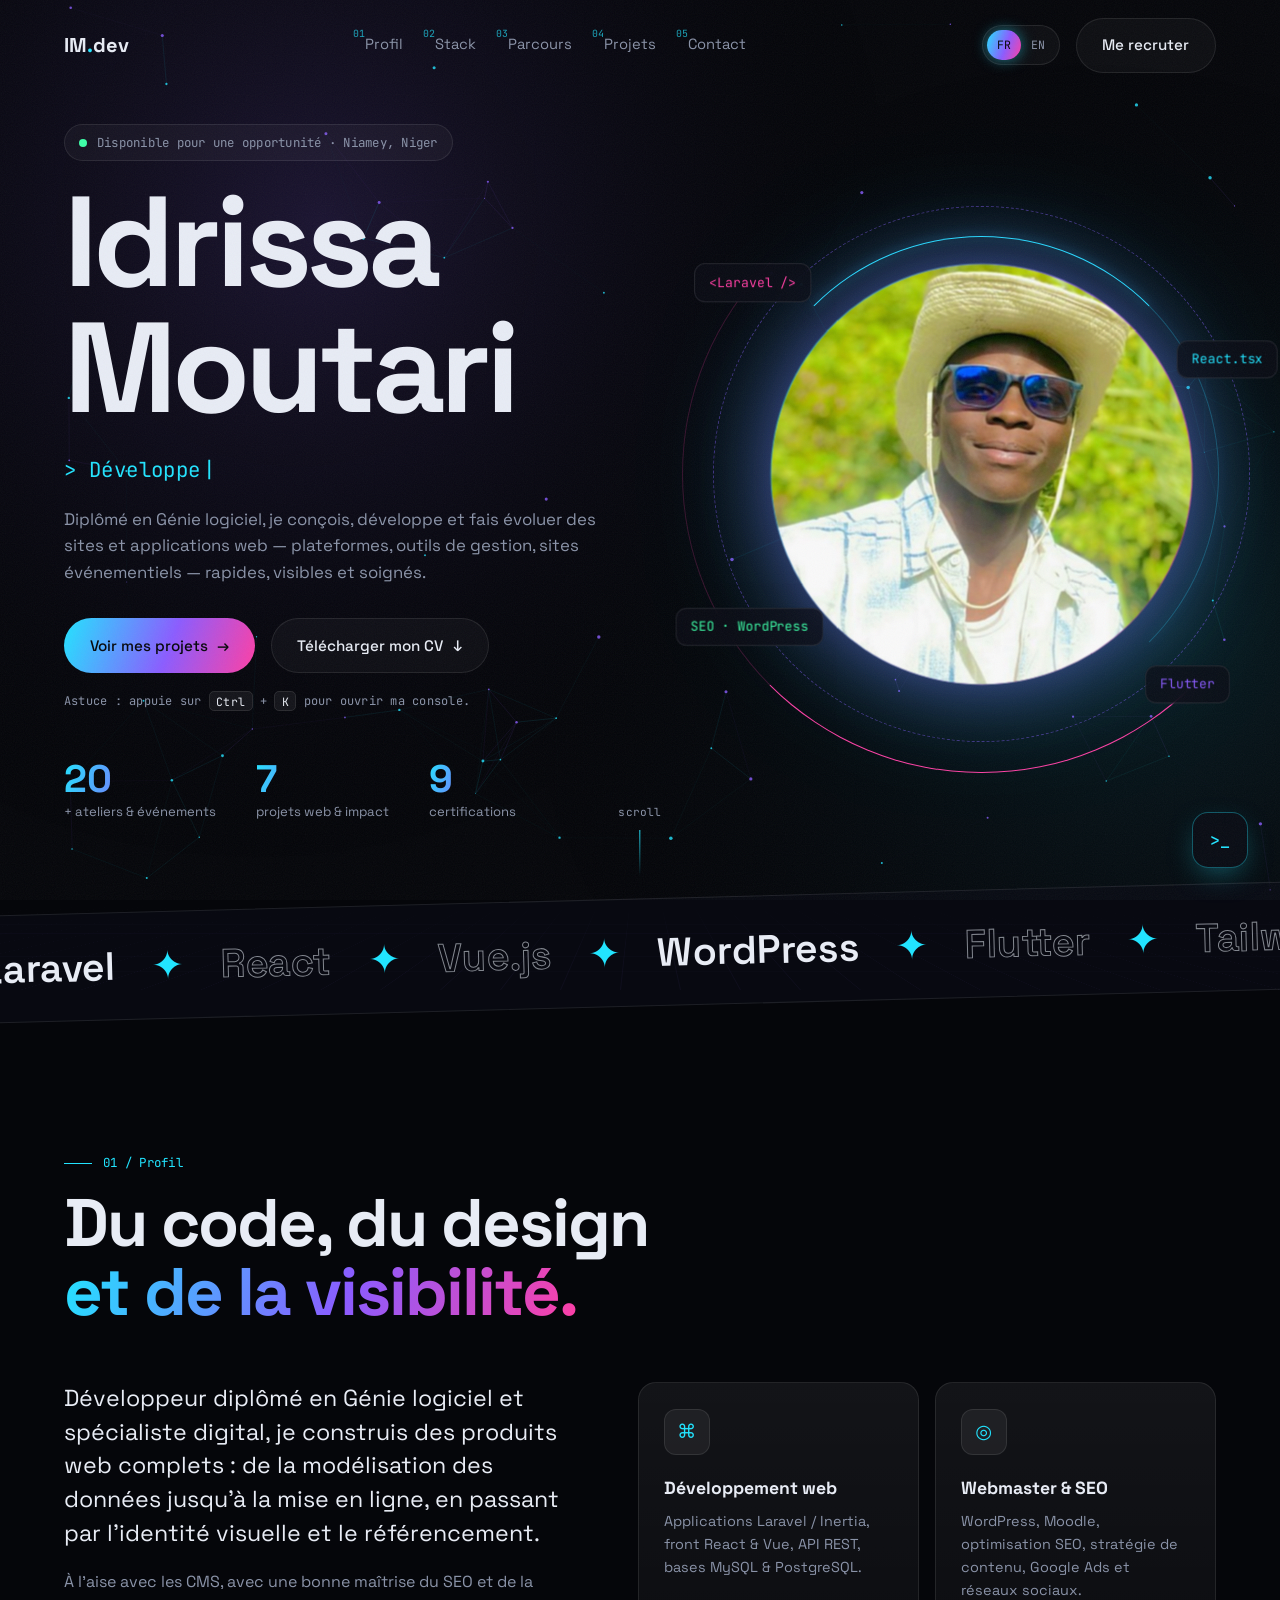
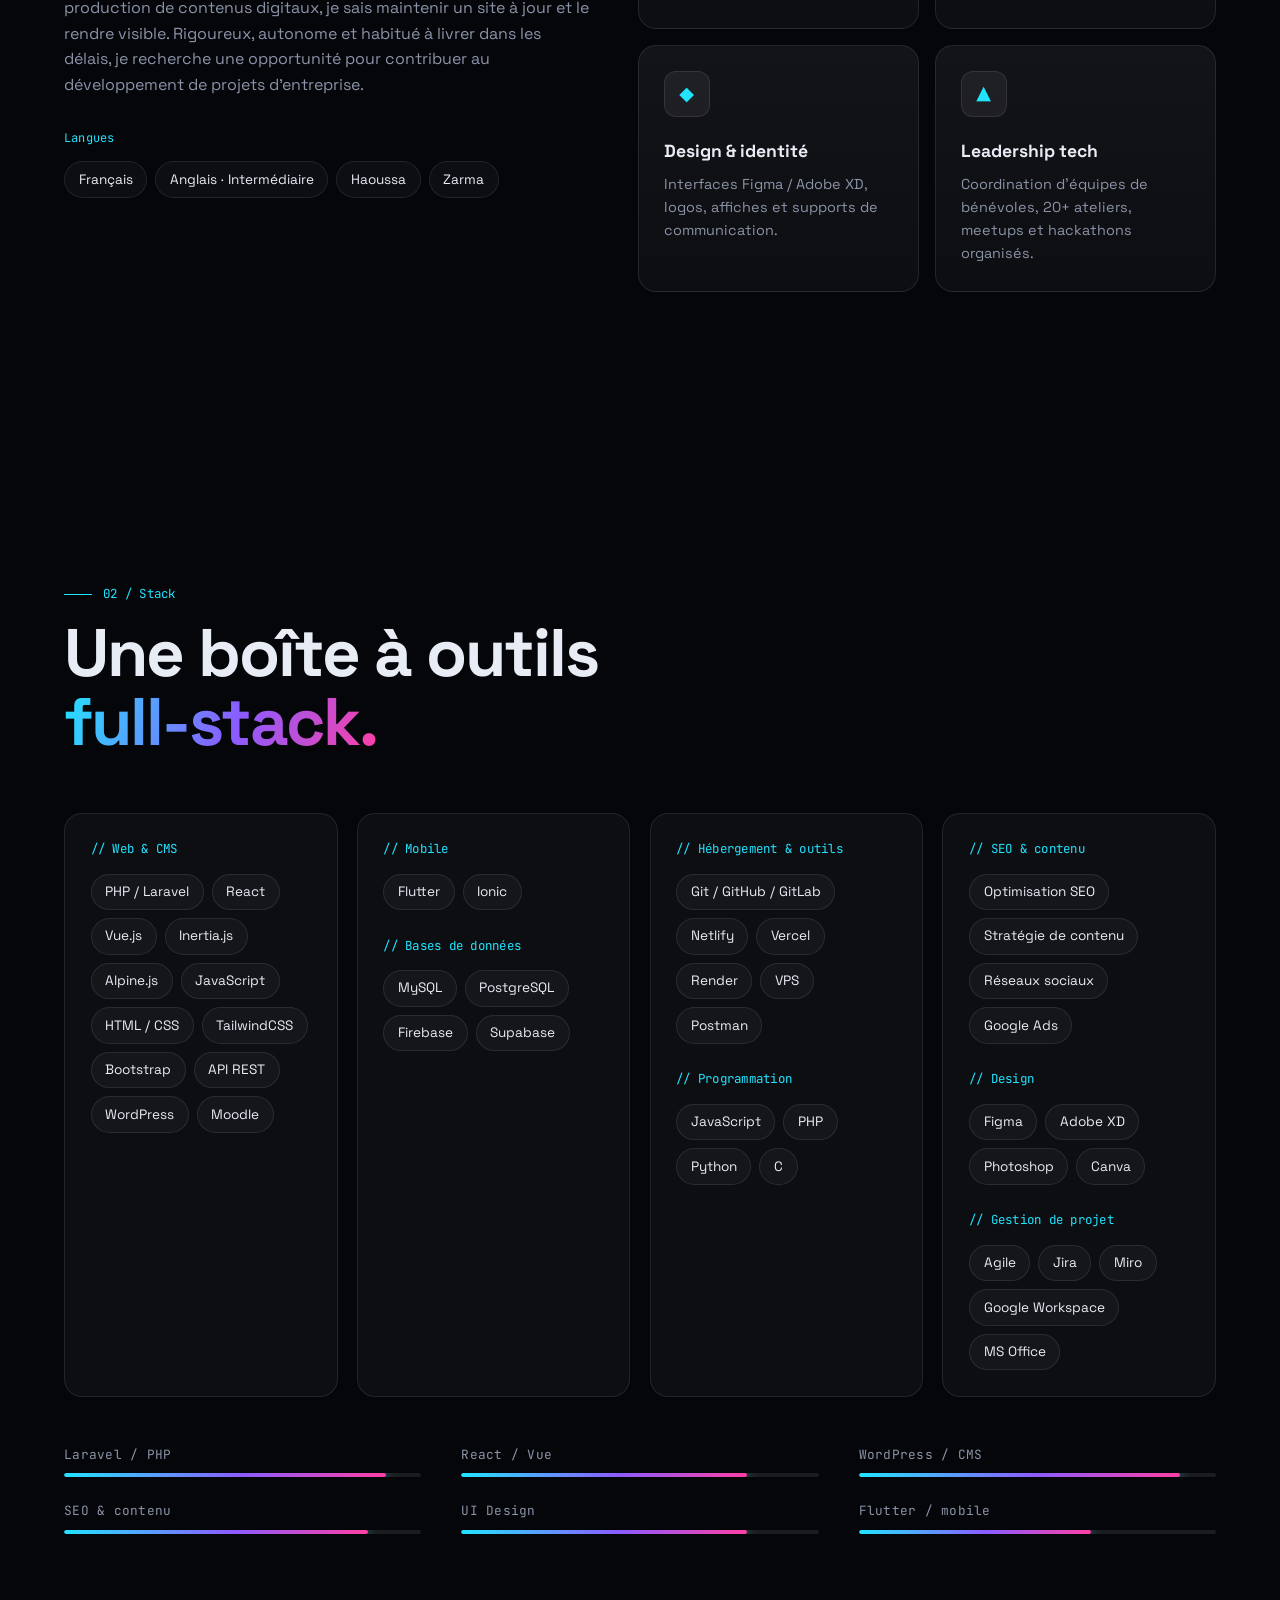
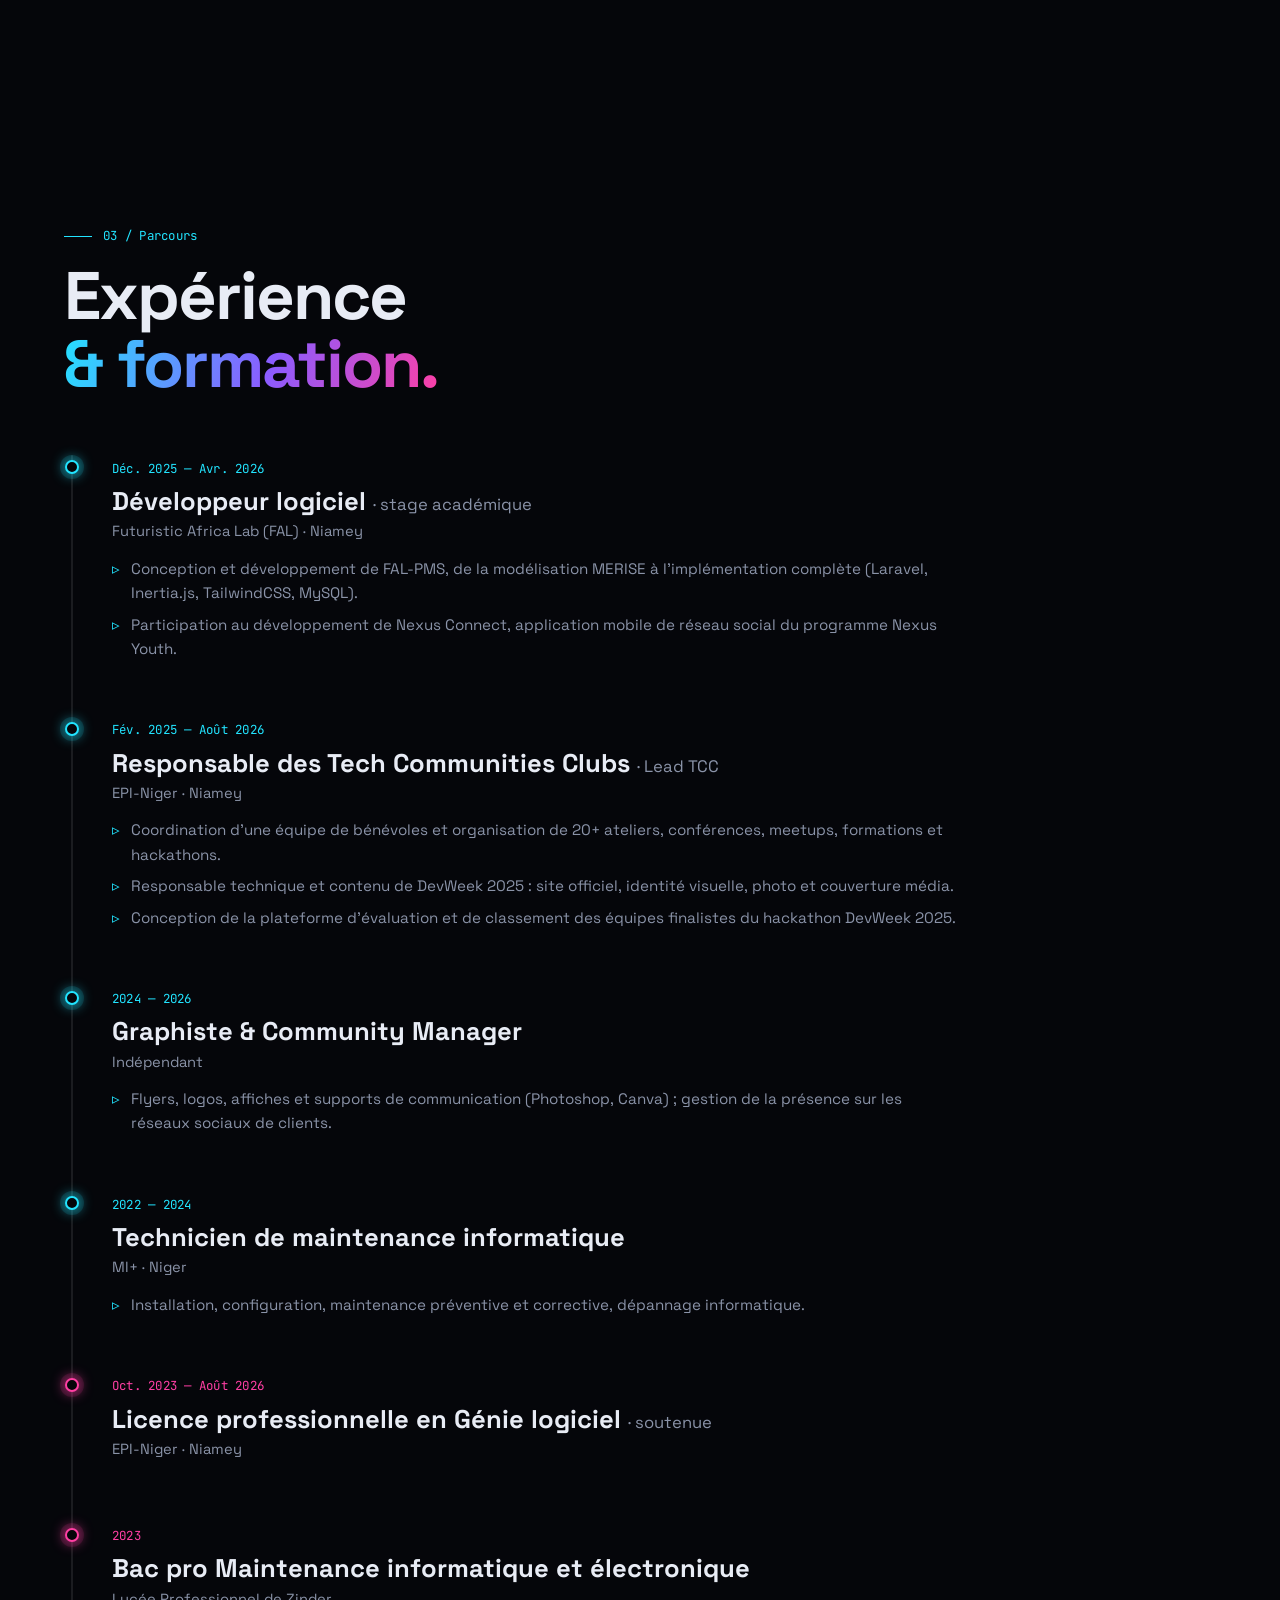
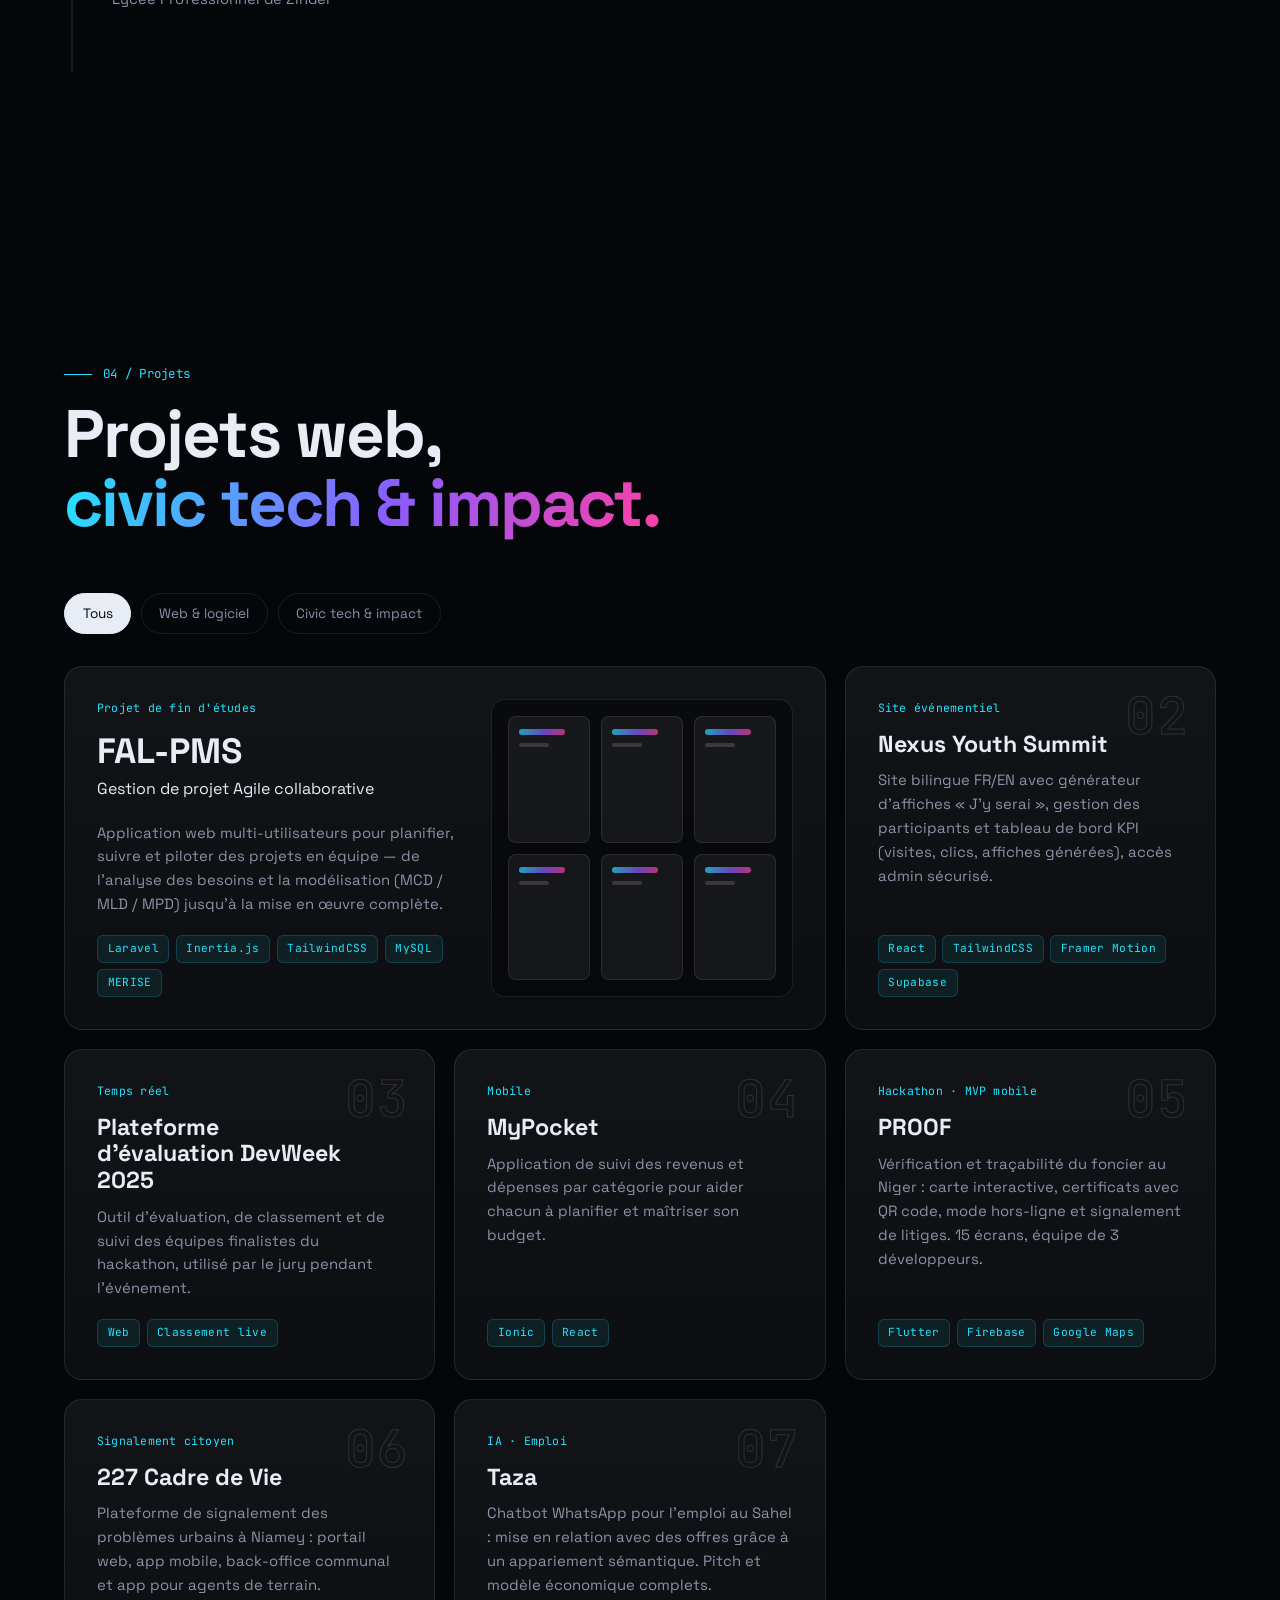
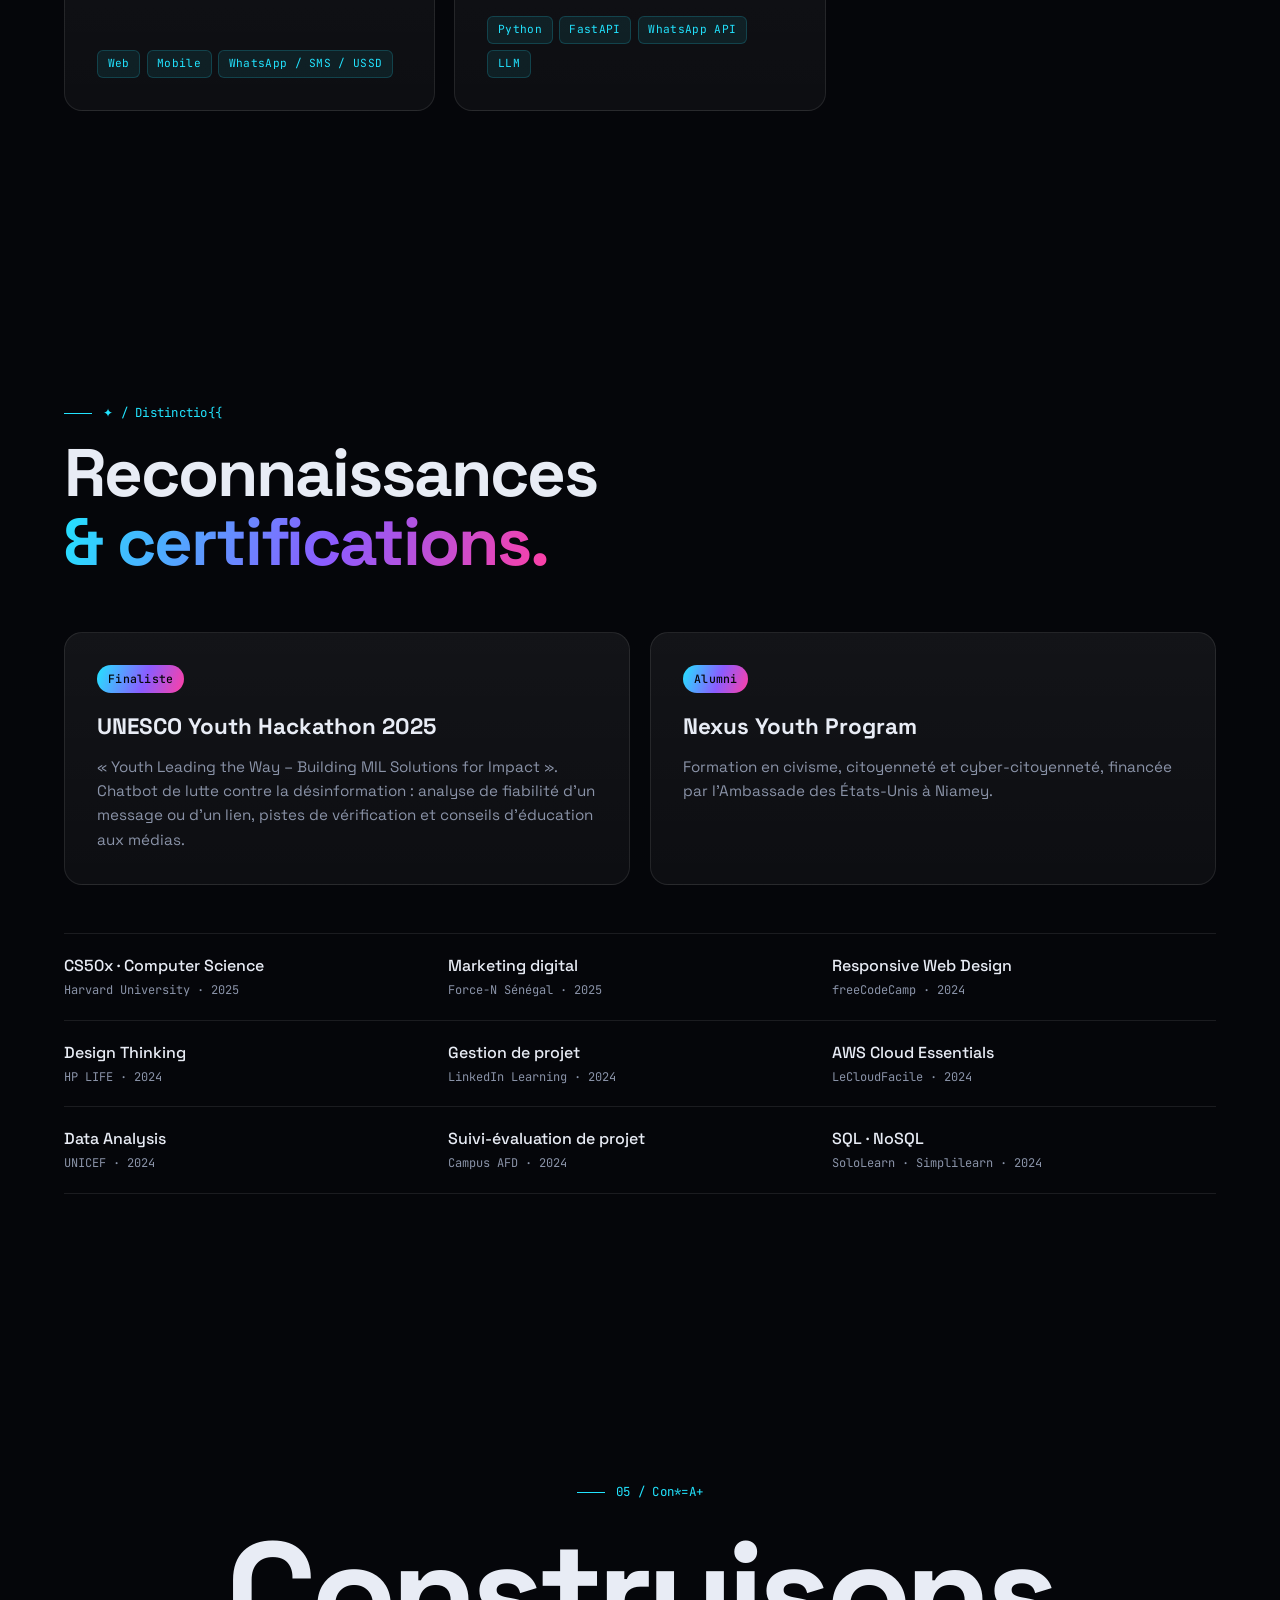
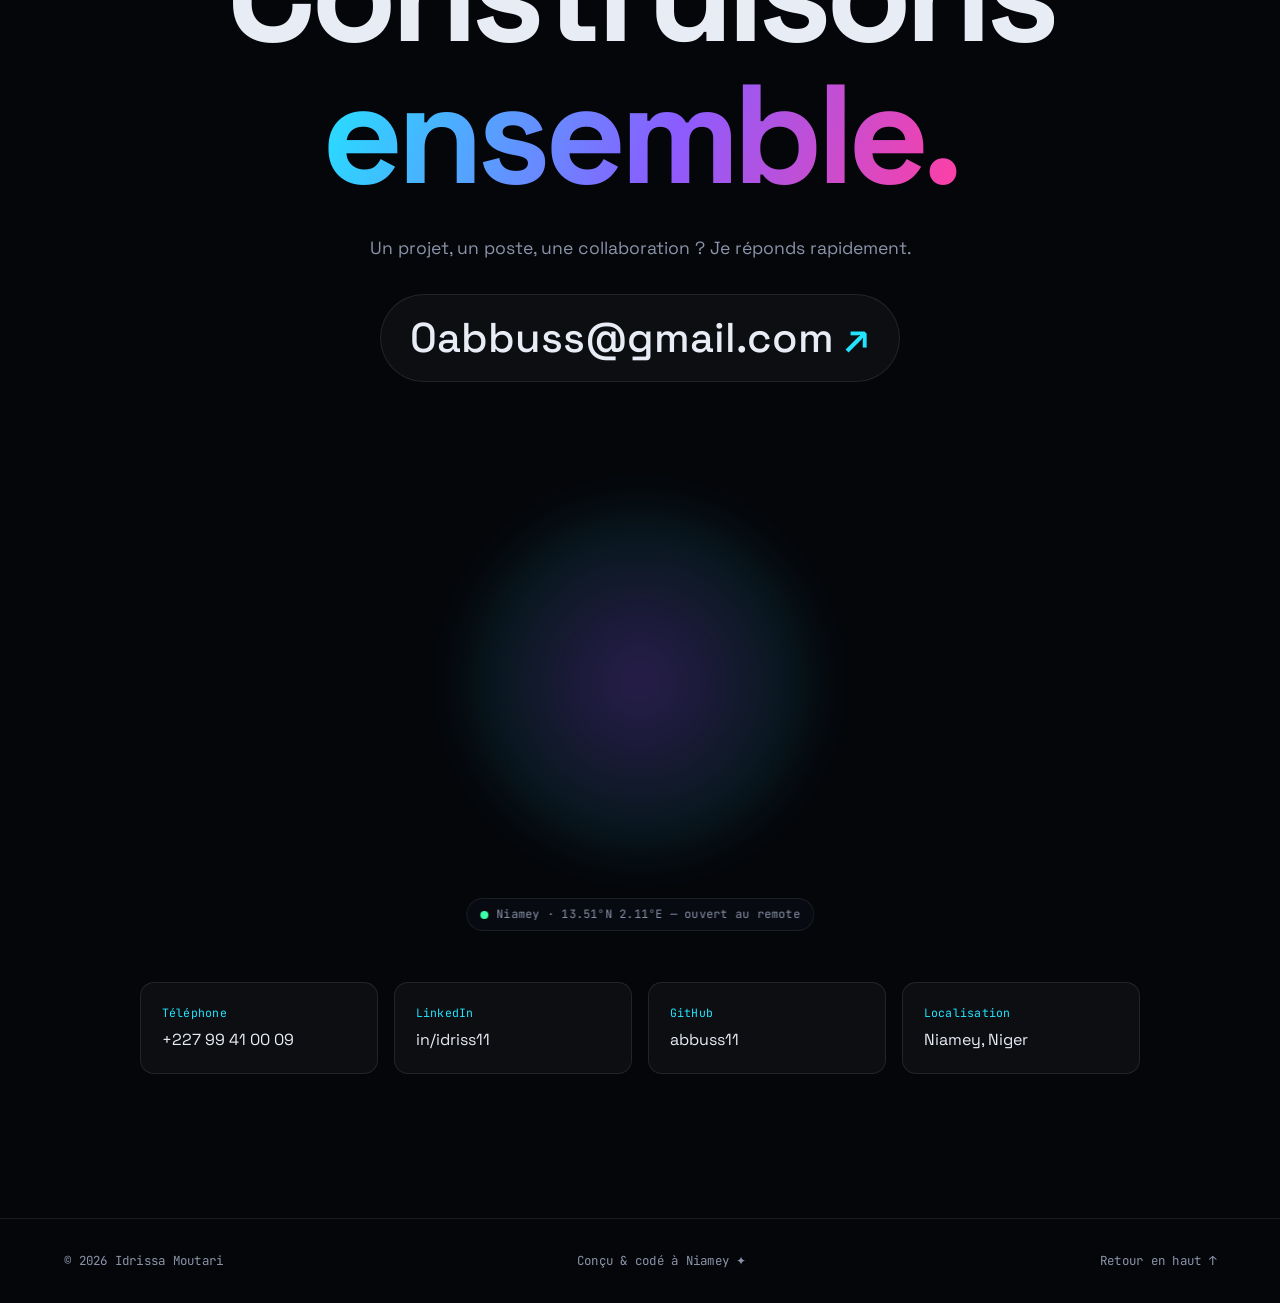
<file: portfolio-v2/index.html>
<!DOCTYPE html>
<html lang="fr">
<head>
  <meta charset="UTF-8">
  <meta name="viewport" content="width=device-width, initial-scale=1.0">
  <title>Idrissa Moutari — Développeur Web & Webmaster</title>
  <meta name="description" content="Portfolio d'Idrissa Moutari, développeur web, webmaster et designer basé à Niamey, Niger. Laravel, React, Flutter, SEO.">
  <meta name="theme-color" content="#05060a">
  <link rel="icon" href="img/profile.jpg">
  <link rel="preconnect" href="https://fonts.googleapis.com">
  <link rel="preconnect" href="https://fonts.gstatic.com" crossorigin>
  <link href="https://fonts.googleapis.com/css2?family=Space+Grotesk:wght@400;500;600;700&family=JetBrains+Mono:wght@400;500&display=swap" rel="stylesheet">
  <link rel="stylesheet" href="css/style.css">
</head>
<body class="is-loading">

  <!-- ===== Préchargeur ===== -->
  <div class="loader" id="loader" aria-hidden="true">
    <div class="loader__inner">
      <div class="loader__logo">IM<span>_</span></div>
      <div class="loader__log" id="loaderLog"></div>
      <div class="loader__bar"><span id="loaderBar"></span></div>
      <div class="loader__pct" id="loaderPct">000%</div>
    </div>
  </div>

  <!-- ===== Curseur ===== -->
  <div class="cursor" id="cursor"></div>
  <div class="cursor-dot" id="cursorDot"></div>

  <!-- ===== Fond animé ===== -->
  <canvas id="bg" aria-hidden="true"></canvas>
  <div class="grid-floor" aria-hidden="true"></div>
  <div class="noise" aria-hidden="true"></div>
  <div class="scroll-progress" id="scrollProgress"></div>

  <!-- ===== Navigation ===== -->
  <header class="nav" id="nav">
    <a href="#hero" class="nav__logo" data-magnetic>IM<span>.</span>dev</a>
    <nav class="nav__links" id="navLinks">
      <a href="#about" data-index="01" data-en="Profile">Profil</a>
      <a href="#skills" data-index="02">Stack</a>
      <a href="#experience" data-index="03" data-en="Journey">Parcours</a>
      <a href="#projects" data-index="04" data-en="Projects">Projets</a>
      <a href="#contact" data-index="05">Contact</a>
    </nav>
    <button class="lang mono" id="langToggle" aria-label="Switch to English" title="FR / EN"><span class="is-on" data-l="fr">FR</span><i></i><span data-l="en">EN</span></button>
    <a href="#contact" class="btn btn--ghost nav__cta" data-magnetic data-en="Hire me">Me recruter</a>
    <button class="nav__burger" id="burger" aria-label="Ouvrir le menu"><span></span><span></span></button>
  </header>

  <main>
    <!-- ===== HERO ===== -->
    <section class="hero" id="hero">
      <div class="hero__content">
        <p class="hero__tag mono reveal" data-en="&lt;span class=&quot;pulse&quot;&gt;&lt;/span&gt; Open to opportunities · Niamey, Niger"><span class="pulse"></span> Disponible pour une opportunité · Niamey, Niger</p>
        <h1 class="hero__title">
          <span class="line"><span class="split" data-split>Idrissa</span></span>
          <span class="line"><span class="split glitch" data-split data-text="Moutari">Moutari</span></span>
        </h1>
        <p class="hero__role mono reveal">
          &gt; <span id="typed"></span><span class="caret">|</span>
        </p>
        <p class="hero__desc reveal" data-en="Software Engineering graduate. I design, build and grow websites and web apps — platforms, management tools, event sites — that are fast, visible and polished.">
          Diplômé en Génie logiciel, je conçois, développe et fais évoluer des sites et applications web —
          plateformes, outils de gestion, sites événementiels — rapides, visibles et soignés.
        </p>
        <div class="hero__actions reveal">
          <a href="#projects" class="btn btn--primary" data-magnetic data-en="&lt;span&gt;See my work&lt;/span&gt;&lt;i&gt;→&lt;/i&gt;"><span>Voir mes projets</span><i>→</i></a>
          <a href="cv/CV_Idrissa_Moutari.pdf" class="btn btn--ghost" download data-magnetic data-en="&lt;span&gt;Download my CV&lt;/span&gt;&lt;i&gt;↓&lt;/i&gt;"><span>Télécharger mon CV</span><i>↓</i></a>
        </div>
        <p class="hero__hint mono reveal" data-en="Tip: press &lt;kbd&gt;Ctrl&lt;/kbd&gt; + &lt;kbd&gt;K&lt;/kbd&gt; to open my console.">Astuce : appuie sur <kbd>Ctrl</kbd> + <kbd>K</kbd> pour ouvrir ma console.</p>
        <ul class="hero__stats reveal">
          <li><strong data-count="20">0</strong><span data-en="+ workshops &amp; events">+ ateliers & événements</span></li>
          <li><strong data-count="7">0</strong><span data-en="web &amp; impact projects">projets web &amp; impact</span></li>
          <li><strong data-count="9">0</strong><span>certifications</span></li>
        </ul>
      </div>

      <div class="hero__visual reveal">
        <div class="orb" id="orb" data-tilt>
          <div class="orb__ring orb__ring--1"></div>
          <div class="orb__ring orb__ring--2"></div>
          <div class="orb__ring orb__ring--3"></div>
          <div class="orb__photo"><img src="img/profile.jpg" alt="Portrait d'Idrissa Moutari" width="640" height="640"></div>
          <div class="orb__chip orb__chip--a mono">&lt;Laravel /&gt;</div>
          <div class="orb__chip orb__chip--b mono">React.tsx</div>
          <div class="orb__chip orb__chip--c mono">SEO · WordPress</div>
          <div class="orb__chip orb__chip--d mono">Flutter</div>
        </div>
      </div>

      <a href="#about" class="scroll-hint mono" aria-label="Défiler">
        <span>scroll</span><i></i>
      </a>
    </section>

    <!-- ===== MARQUEE ===== -->
    <div class="marquee" aria-hidden="true">
      <div class="marquee__track">
        <span>Laravel</span><b>✦</b><span>React</span><b>✦</b><span>Vue.js</span><b>✦</b><span>WordPress</span><b>✦</b><span>Flutter</span><b>✦</b><span>TailwindCSS</span><b>✦</b><span>SEO</span><b>✦</b><span>Figma</span><b>✦</b><span>Supabase</span><b>✦</b><span>Inertia.js</span><b>✦</b>
        <span>Laravel</span><b>✦</b><span>React</span><b>✦</b><span>Vue.js</span><b>✦</b><span>WordPress</span><b>✦</b><span>Flutter</span><b>✦</b><span>TailwindCSS</span><b>✦</b><span>SEO</span><b>✦</b><span>Figma</span><b>✦</b><span>Supabase</span><b>✦</b><span>Inertia.js</span><b>✦</b>
      </div>
    </div>

    <!-- ===== PROFIL ===== -->
    <section class="section" id="about">
      <header class="section__head">
        <span class="section__index mono" data-en="01 / Profile">01 / Profil</span>
        <h2 class="section__title reveal" data-en="Code, design&lt;br&gt;&lt;em&gt;and visibility.&lt;/em&gt;">Du code, du design<br><em>et de la visibilité.</em></h2>
      </header>
      <div class="about">
        <div class="about__text reveal">
          <p class="lead" data-en="Software Engineering graduate and digital specialist, I build complete web products: from data modelling to deployment, including visual identity and search optimisation.">
            Développeur diplômé en Génie logiciel et spécialiste digital, je construis des produits web complets :
            de la modélisation des données jusqu'à la mise en ligne, en passant par l'identité visuelle et le référencement.
          </p>
          <p data-en="Comfortable with CMSs, strong in SEO and digital content, I know how to keep a website up to date and make it visible. Rigorous, autonomous and used to shipping on time, I am looking for a role where I can contribute to ambitious company projects.">
            À l'aise avec les CMS, avec une bonne maîtrise du SEO et de la production de contenus digitaux, je sais maintenir
            un site à jour et le rendre visible. Rigoureux, autonome et habitué à livrer dans les délais, je recherche une
            opportunité pour contribuer au développement de projets d'entreprise.
          </p>
          <div class="about__langs">
            <span class="mono" data-en="Languages">Langues</span>
            <ul class="chips" data-en="&lt;li&gt;French&lt;/li&gt;&lt;li&gt;English · Intermediate&lt;/li&gt;&lt;li&gt;Hausa&lt;/li&gt;&lt;li&gt;Zarma&lt;/li&gt;">
              <li>Français</li><li>Anglais · Intermédiaire</li><li>Haoussa</li><li>Zarma</li>
            </ul>
          </div>
        </div>
        <div class="about__cards">
          <article class="card card--glow reveal" data-tilt>
            <div class="card__icon">⌘</div>
            <h3 data-en="Web development">Développement web</h3>
            <p data-en="Laravel / Inertia apps, React &amp; Vue front-ends, REST APIs, MySQL &amp; PostgreSQL databases.">Applications Laravel / Inertia, front React & Vue, API REST, bases MySQL & PostgreSQL.</p>
          </article>
          <article class="card card--glow reveal" data-tilt>
            <div class="card__icon">◎</div>
            <h3>Webmaster & SEO</h3>
            <p data-en="WordPress, Moodle, SEO, content strategy, Google Ads and social media.">WordPress, Moodle, optimisation SEO, stratégie de contenu, Google Ads et réseaux sociaux.</p>
          </article>
          <article class="card card--glow reveal" data-tilt>
            <div class="card__icon">◆</div>
            <h3 data-en="Design &amp; branding">Design & identité</h3>
            <p data-en="Figma / Adobe XD interfaces, logos, posters and marketing materials.">Interfaces Figma / Adobe XD, logos, affiches et supports de communication.</p>
          </article>
          <article class="card card--glow reveal" data-tilt>
            <div class="card__icon">▲</div>
            <h3>Leadership tech</h3>
            <p data-en="Leading volunteer teams; 20+ workshops, meetups and hackathons organised.">Coordination d'équipes de bénévoles, 20+ ateliers, meetups et hackathons organisés.</p>
          </article>
        </div>
      </div>
    </section>

    <!-- ===== STACK ===== -->
    <section class="section" id="skills">
      <header class="section__head">
        <span class="section__index mono">02 / Stack</span>
        <h2 class="section__title reveal" data-en="A full-stack&lt;br&gt;&lt;em&gt;toolbox.&lt;/em&gt;">Une boîte à outils<br><em>full-stack.</em></h2>
      </header>

      <div class="skills">
        <div class="skill-group reveal">
          <h3 class="mono">// Web & CMS</h3>
          <ul class="chips">
            <li>PHP / Laravel</li><li>React</li><li>Vue.js</li><li>Inertia.js</li><li>Alpine.js</li><li>JavaScript</li>
            <li>HTML / CSS</li><li>TailwindCSS</li><li>Bootstrap</li><li>API REST</li><li>WordPress</li><li>Moodle</li>
          </ul>
        </div>
        <div class="skill-group reveal">
          <h3 class="mono">// Mobile</h3>
          <ul class="chips"><li>Flutter</li><li>Ionic</li></ul>
          <h3 class="mono" data-en="// Databases">// Bases de données</h3>
          <ul class="chips"><li>MySQL</li><li>PostgreSQL</li><li>Firebase</li><li>Supabase</li></ul>
        </div>
        <div class="skill-group reveal">
          <h3 class="mono" data-en="// Hosting &amp; tools">// Hébergement & outils</h3>
          <ul class="chips"><li>Git / GitHub / GitLab</li><li>Netlify</li><li>Vercel</li><li>Render</li><li>VPS</li><li>Postman</li></ul>
          <h3 class="mono" data-en="// Programming">// Programmation</h3>
          <ul class="chips"><li>JavaScript</li><li>PHP</li><li>Python</li><li>C</li></ul>
        </div>
        <div class="skill-group reveal">
          <h3 class="mono" data-en="// SEO &amp; content">// SEO & contenu</h3>
          <ul class="chips" data-en="&lt;li&gt;SEO optimisation&lt;/li&gt;&lt;li&gt;Content strategy&lt;/li&gt;&lt;li&gt;Social media&lt;/li&gt;&lt;li&gt;Google Ads&lt;/li&gt;"><li>Optimisation SEO</li><li>Stratégie de contenu</li><li>Réseaux sociaux</li><li>Google Ads</li></ul>
          <h3 class="mono">// Design</h3>
          <ul class="chips"><li>Figma</li><li>Adobe XD</li><li>Photoshop</li><li>Canva</li></ul>
          <h3 class="mono" data-en="// Project management">// Gestion de projet</h3>
          <ul class="chips"><li>Agile</li><li>Jira</li><li>Miro</li><li>Google Workspace</li><li>MS Office</li></ul>
        </div>
      </div>

      <div class="meters reveal">
        <div class="meter"><span class="mono">Laravel / PHP</span><div class="meter__bar"><i style="--v:90%"></i></div></div>
        <div class="meter"><span class="mono">React / Vue</span><div class="meter__bar"><i style="--v:80%"></i></div></div>
        <div class="meter"><span class="mono">WordPress / CMS</span><div class="meter__bar"><i style="--v:90%"></i></div></div>
        <div class="meter"><span class="mono" data-en="SEO &amp; content">SEO & contenu</span><div class="meter__bar"><i style="--v:85%"></i></div></div>
        <div class="meter"><span class="mono">UI Design</span><div class="meter__bar"><i style="--v:80%"></i></div></div>
        <div class="meter"><span class="mono">Flutter / mobile</span><div class="meter__bar"><i style="--v:65%"></i></div></div>
      </div>
    </section>

    <!-- ===== PARCOURS ===== -->
    <section class="section" id="experience">
      <header class="section__head">
        <span class="section__index mono" data-en="03 / Journey">03 / Parcours</span>
        <h2 class="section__title reveal" data-en="Experience&lt;br&gt;&lt;em&gt;&amp; education.&lt;/em&gt;">Expérience<br><em>& formation.</em></h2>
      </header>

      <div class="timeline" id="timeline">
        <div class="timeline__line"><i id="timelineFill"></i></div>

        <article class="tl-item reveal">
          <span class="tl-item__date mono" data-en="Dec 2025 — Apr 2026">Déc. 2025 — Avr. 2026</span>
          <h3 data-en="Software developer &lt;small&gt;· academic internship&lt;/small&gt;">Développeur logiciel <small>· stage académique</small></h3>
          <p class="tl-item__org">Futuristic Africa Lab (FAL) · Niamey</p>
          <ul>
            <li data-en="Designed and built FAL-PMS, from MERISE modelling to full implementation (Laravel, Inertia.js, TailwindCSS, MySQL).">Conception et développement de FAL-PMS, de la modélisation MERISE à l'implémentation complète (Laravel, Inertia.js, TailwindCSS, MySQL).</li>
            <li data-en="Contributed to Nexus Connect, the social network mobile app of the Nexus Youth programme.">Participation au développement de Nexus Connect, application mobile de réseau social du programme Nexus Youth.</li>
          </ul>
        </article>

        <article class="tl-item reveal">
          <span class="tl-item__date mono" data-en="Feb 2025 — Aug 2026">Fév. 2025 — Août 2026</span>
          <h3 data-en="Tech Communities Clubs Lead &lt;small&gt;· Lead TCC&lt;/small&gt;">Responsable des Tech Communities Clubs <small>· Lead TCC</small></h3>
          <p class="tl-item__org">EPI-Niger · Niamey</p>
          <ul>
            <li data-en="Led a volunteer team and organised 20+ workshops, talks, meetups, trainings and hackathons.">Coordination d'une équipe de bénévoles et organisation de 20+ ateliers, conférences, meetups, formations et hackathons.</li>
            <li data-en="Technical and content lead for DevWeek 2025: official website, visual identity, photography and media coverage.">Responsable technique et contenu de DevWeek 2025 : site officiel, identité visuelle, photo et couverture média.</li>
            <li data-en="Built the platform used to score and rank the DevWeek 2025 hackathon finalists.">Conception de la plateforme d'évaluation et de classement des équipes finalistes du hackathon DevWeek 2025.</li>
          </ul>
        </article>

        <article class="tl-item reveal">
          <span class="tl-item__date mono">2024 — 2026</span>
          <h3 data-en="Graphic designer &amp; community manager">Graphiste & Community Manager</h3>
          <p class="tl-item__org" data-en="Freelance">Indépendant</p>
          <ul>
            <li data-en="Flyers, logos, posters and marketing materials (Photoshop, Canva); social media management for clients.">Flyers, logos, affiches et supports de communication (Photoshop, Canva) ; gestion de la présence sur les réseaux sociaux de clients.</li>
          </ul>
        </article>

        <article class="tl-item reveal">
          <span class="tl-item__date mono">2022 — 2024</span>
          <h3 data-en="IT maintenance technician">Technicien de maintenance informatique</h3>
          <p class="tl-item__org">MI+ · Niger</p>
          <ul>
            <li data-en="Installation, configuration, preventive and corrective maintenance, IT troubleshooting.">Installation, configuration, maintenance préventive et corrective, dépannage informatique.</li>
          </ul>
        </article>

        <article class="tl-item tl-item--edu reveal">
          <span class="tl-item__date mono" data-en="Oct 2023 — Aug 2026">Oct. 2023 — Août 2026</span>
          <h3 data-en="Professional Bachelor&#x27;s in Software Engineering &lt;small&gt;· defended&lt;/small&gt;">Licence professionnelle en Génie logiciel <small>· soutenue</small></h3>
          <p class="tl-item__org">EPI-Niger · Niamey</p>
        </article>

        <article class="tl-item tl-item--edu reveal">
          <span class="tl-item__date mono">2023</span>
          <h3 data-en="Vocational baccalaureate in IT &amp; electronics maintenance">Bac pro Maintenance informatique et électronique</h3>
          <p class="tl-item__org" data-en="Zinder Vocational High School">Lycée Professionnel de Zinder</p>
        </article>
      </div>
    </section>

    <!-- ===== PROJETS ===== -->
    <section class="section" id="projects">
      <header class="section__head">
        <span class="section__index mono" data-en="04 / Projects">04 / Projets</span>
        <h2 class="section__title reveal" data-en="Web projects,&lt;br&gt;&lt;em&gt;civic tech &amp; impact.&lt;/em&gt;">Projets web,<br><em>civic tech & impact.</em></h2>
      </header>

      <div class="filters reveal" role="tablist">
        <button class="filter is-active" data-filter="all" data-en="All">Tous</button>
        <button class="filter" data-filter="web" data-en="Web &amp; software">Web & logiciel</button>
        <button class="filter" data-filter="impact">Civic tech & impact</button>
      </div>

      <div class="projects" id="projectList">
        <article class="project project--featured reveal" data-cat="web" data-tilt>
          <div class="project__num mono">01</div>
          <div class="project__body">
            <span class="project__kind mono" data-en="Final-year project">Projet de fin d'études</span>
            <h3>FAL-PMS</h3>
            <p class="project__sub" data-en="Collaborative Agile project management">Gestion de projet Agile collaborative</p>
            <p data-en="Multi-user web app to plan, track and steer team projects — from requirements analysis and data modelling (MCD / MLD / MPD) to full implementation.">Application web multi-utilisateurs pour planifier, suivre et piloter des projets en équipe — de l'analyse des besoins et la modélisation (MCD / MLD / MPD) jusqu'à la mise en œuvre complète.</p>
            <ul class="tags mono"><li>Laravel</li><li>Inertia.js</li><li>TailwindCSS</li><li>MySQL</li><li>MERISE</li></ul>
          </div>
          <div class="project__visual" aria-hidden="true">
            <div class="kanban"><i></i><i></i><i></i><i></i><i></i><i></i></div>
          </div>
        </article>

        <article class="project reveal" data-cat="web" data-tilt>
          <div class="project__num mono">02</div>
          <span class="project__kind mono" data-en="Event website">Site événementiel</span>
          <h3>Nexus Youth Summit</h3>
          <p data-en="Bilingual FR/EN site with an “I&#x27;ll be there” poster generator, attendee management and a KPI dashboard (visits, clicks, posters generated), with secure admin access.">Site bilingue FR/EN avec générateur d'affiches « J'y serai », gestion des participants et tableau de bord KPI (visites, clics, affiches générées), accès admin sécurisé.</p>
          <ul class="tags mono"><li>React</li><li>TailwindCSS</li><li>Framer Motion</li><li>Supabase</li></ul>
        </article>

        <article class="project reveal" data-cat="web" data-tilt>
          <div class="project__num mono">03</div>
          <span class="project__kind mono" data-en="Real time">Temps réel</span>
          <h3 data-en="DevWeek 2025 judging platform">Plateforme d'évaluation DevWeek 2025</h3>
          <p data-en="Scoring, ranking and tracking tool for the hackathon finalists, used by the jury during the event.">Outil d'évaluation, de classement et de suivi des équipes finalistes du hackathon, utilisé par le jury pendant l'événement.</p>
          <ul class="tags mono"><li>Web</li><li>Classement live</li></ul>
        </article>

        <article class="project reveal" data-cat="web" data-tilt>
          <div class="project__num mono">04</div>
          <span class="project__kind mono">Mobile</span>
          <h3>MyPocket</h3>
          <p data-en="Income and expense tracker by category that helps people plan and control their budget.">Application de suivi des revenus et dépenses par catégorie pour aider chacun à planifier et maîtriser son budget.</p>
          <ul class="tags mono"><li>Ionic</li><li>React</li></ul>
        </article>

        <article class="project reveal" data-cat="impact" data-tilt>
          <div class="project__num mono">05</div>
          <span class="project__kind mono">Hackathon · MVP mobile</span>
          <h3>PROOF</h3>
          <p data-en="Land-ownership verification and traceability in Niger: interactive map, QR-code certificates, offline mode and dispute reporting. 15 screens, built by a team of 3 developers.">Vérification et traçabilité du foncier au Niger : carte interactive, certificats avec QR code, mode hors-ligne et signalement de litiges. 15 écrans, équipe de 3 développeurs.</p>
          <ul class="tags mono"><li>Flutter</li><li>Firebase</li><li>Google Maps</li></ul>
        </article>

        <article class="project reveal" data-cat="impact" data-tilt>
          <div class="project__num mono">06</div>
          <span class="project__kind mono" data-en="Civic reporting">Signalement citoyen</span>
          <h3>227 Cadre de Vie</h3>
          <p data-en="Platform for reporting urban issues in Niamey: web portal, mobile app, city back-office and an app for field agents.">Plateforme de signalement des problèmes urbains à Niamey : portail web, app mobile, back-office communal et app pour agents de terrain.</p>
          <ul class="tags mono"><li>Web</li><li>Mobile</li><li>WhatsApp / SMS / USSD</li></ul>
        </article>

        <article class="project reveal" data-cat="impact" data-tilt>
          <div class="project__num mono">07</div>
          <span class="project__kind mono" data-en="AI · Jobs">IA · Emploi</span>
          <h3>Taza</h3>
          <p data-en="WhatsApp chatbot for jobs in the Sahel: matches people with offers using semantic search. Full pitch and business model.">Chatbot WhatsApp pour l'emploi au Sahel : mise en relation avec des offres grâce à un appariement sémantique. Pitch et modèle économique complets.</p>
          <ul class="tags mono"><li>Python</li><li>FastAPI</li><li>WhatsApp API</li><li>LLM</li></ul>
        </article>
      </div>
    </section>

    <!-- ===== DISTINCTIONS & CERTIFS ===== -->
    <section class="section" id="awards">
      <header class="section__head">
        <span class="section__index mono" data-en="✦ / Awards">✦ / Distinctions</span>
        <h2 class="section__title reveal" data-en="Awards&lt;br&gt;&lt;em&gt;&amp; certifications.&lt;/em&gt;">Reconnaissances<br><em>& certifications.</em></h2>
      </header>

      <div class="awards">
        <article class="award card--glow reveal" data-tilt>
          <span class="award__badge mono" data-en="Finalist">Finaliste</span>
          <h3>UNESCO Youth Hackathon 2025</h3>
          <p data-en="“Youth Leading the Way – Building MIL Solutions for Impact”. A chatbot that fights misinformation: it rates how reliable a message or link is, suggests ways to verify it and gives media-literacy tips.">« Youth Leading the Way – Building MIL Solutions for Impact ». Chatbot de lutte contre la désinformation : analyse de fiabilité d'un message ou d'un lien, pistes de vérification et conseils d'éducation aux médias.</p>
        </article>
        <article class="award card--glow reveal" data-tilt>
          <span class="award__badge mono">Alumni</span>
          <h3>Nexus Youth Program</h3>
          <p data-en="Training in civics, citizenship and digital citizenship, funded by the U.S. Embassy in Niamey.">Formation en civisme, citoyenneté et cyber-citoyenneté, financée par l'Ambassade des États-Unis à Niamey.</p>
        </article>
      </div>

      <ul class="certs reveal">
        <li><b>CS50x · Computer Science</b><span>Harvard University · 2025</span></li>
        <li data-en="&lt;b&gt;Digital marketing&lt;/b&gt;&lt;span&gt;Force-N Senegal · 2025&lt;/span&gt;"><b>Marketing digital</b><span>Force-N Sénégal · 2025</span></li>
        <li><b>Responsive Web Design</b><span>freeCodeCamp · 2024</span></li>
        <li><b>Design Thinking</b><span>HP LIFE · 2024</span></li>
        <li data-en="&lt;b&gt;Project management&lt;/b&gt;&lt;span&gt;LinkedIn Learning · 2024&lt;/span&gt;"><b>Gestion de projet</b><span>LinkedIn Learning · 2024</span></li>
        <li><b>AWS Cloud Essentials</b><span>LeCloudFacile · 2024</span></li>
        <li><b>Data Analysis</b><span>UNICEF · 2024</span></li>
        <li data-en="&lt;b&gt;Project monitoring &amp; evaluation&lt;/b&gt;&lt;span&gt;Campus AFD · 2024&lt;/span&gt;"><b>Suivi-évaluation de projet</b><span>Campus AFD · 2024</span></li>
        <li><b>SQL · NoSQL</b><span>SoloLearn · Simplilearn · 2024</span></li>
      </ul>
    </section>

    <!-- ===== CONTACT ===== -->
    <section class="section contact" id="contact">
      <span class="section__index mono">05 / Contact</span>
      <h2 class="contact__title">
        <span class="line"><span class="split" data-split data-en="Let&#x27;s build">Construisons</span></span>
        <span class="line"><span class="split gradient-text" data-split data-en="together.">ensemble.</span></span>
      </h2>
      <p class="contact__desc reveal" data-en="A project, a job, a collaboration? I reply fast.">Un projet, un poste, une collaboration ? Je réponds rapidement.</p>
      <a href="mailto:0abbuss@gmail.com" class="contact__mail reveal" data-magnetic>0abbuss@gmail.com <i>↗</i></a>

      <div class="globe-wrap reveal" aria-hidden="true">
        <canvas id="globe"></canvas>
        <div class="globe-label mono" data-en="&lt;span class=&quot;pulse&quot;&gt;&lt;/span&gt; Niamey · 13.51°N 2.11°E — open to remote"><span class="pulse"></span> Niamey · 13.51°N 2.11°E — ouvert au remote</div>
      </div>

      <div class="contact__grid reveal">
        <a href="tel:+22799410009" class="contact__item" data-en="&lt;span class=&quot;mono&quot;&gt;Phone&lt;/span&gt;+227 99 41 00 09"><span class="mono">Téléphone</span>+227 99 41 00 09</a>
        <a href="https://linkedin.com/in/idriss11" target="_blank" rel="noopener" class="contact__item"><span class="mono">LinkedIn</span>in/idriss11</a>
        <a href="https://github.com/abbuss11" target="_blank" rel="noopener" class="contact__item"><span class="mono">GitHub</span>abbuss11</a>
        <div class="contact__item" data-en="&lt;span class=&quot;mono&quot;&gt;Location&lt;/span&gt;Niamey, Niger"><span class="mono">Localisation</span>Niamey, Niger</div>
      </div>
    </section>
  </main>

  <!-- ===== Console interactive ===== -->
  <button class="term-fab mono" id="termFab" aria-label="Ouvrir la console" data-magnetic>&gt;_</button>
  <div class="term" id="term" role="dialog" aria-modal="true" aria-label="Console interactive" hidden>
    <div class="term__win">
      <div class="term__bar">
        <span class="term__dots"><i></i><i></i><i></i></span>
        <span class="mono">idriss@niamey: ~/portfolio</span>
        <button class="term__close" id="termClose" aria-label="Fermer">✕</button>
      </div>
      <div class="term__body mono" id="termBody"></div>
      <form class="term__input mono" id="termForm" autocomplete="off">
        <label for="termIn"><b>idriss@niamey</b>:<i>~</i>$</label>
        <input id="termIn" spellcheck="false" autocapitalize="off" aria-label="Commande">
      </form>
      <div class="term__chips mono" id="termChips"></div>
    </div>
  </div>
  <canvas id="matrix" aria-hidden="true"></canvas>

  <footer class="footer mono">
    <span>© <span id="year"></span> Idrissa Moutari</span>
    <span data-en="Designed &amp; coded in Niamey ✦">Conçu & codé à Niamey ✦</span>
    <a href="#hero" data-magnetic data-en="Back to top ↑">Retour en haut ↑</a>
  </footer>

  <script src="js/main.js"></script>
</body>
</html>
</file>
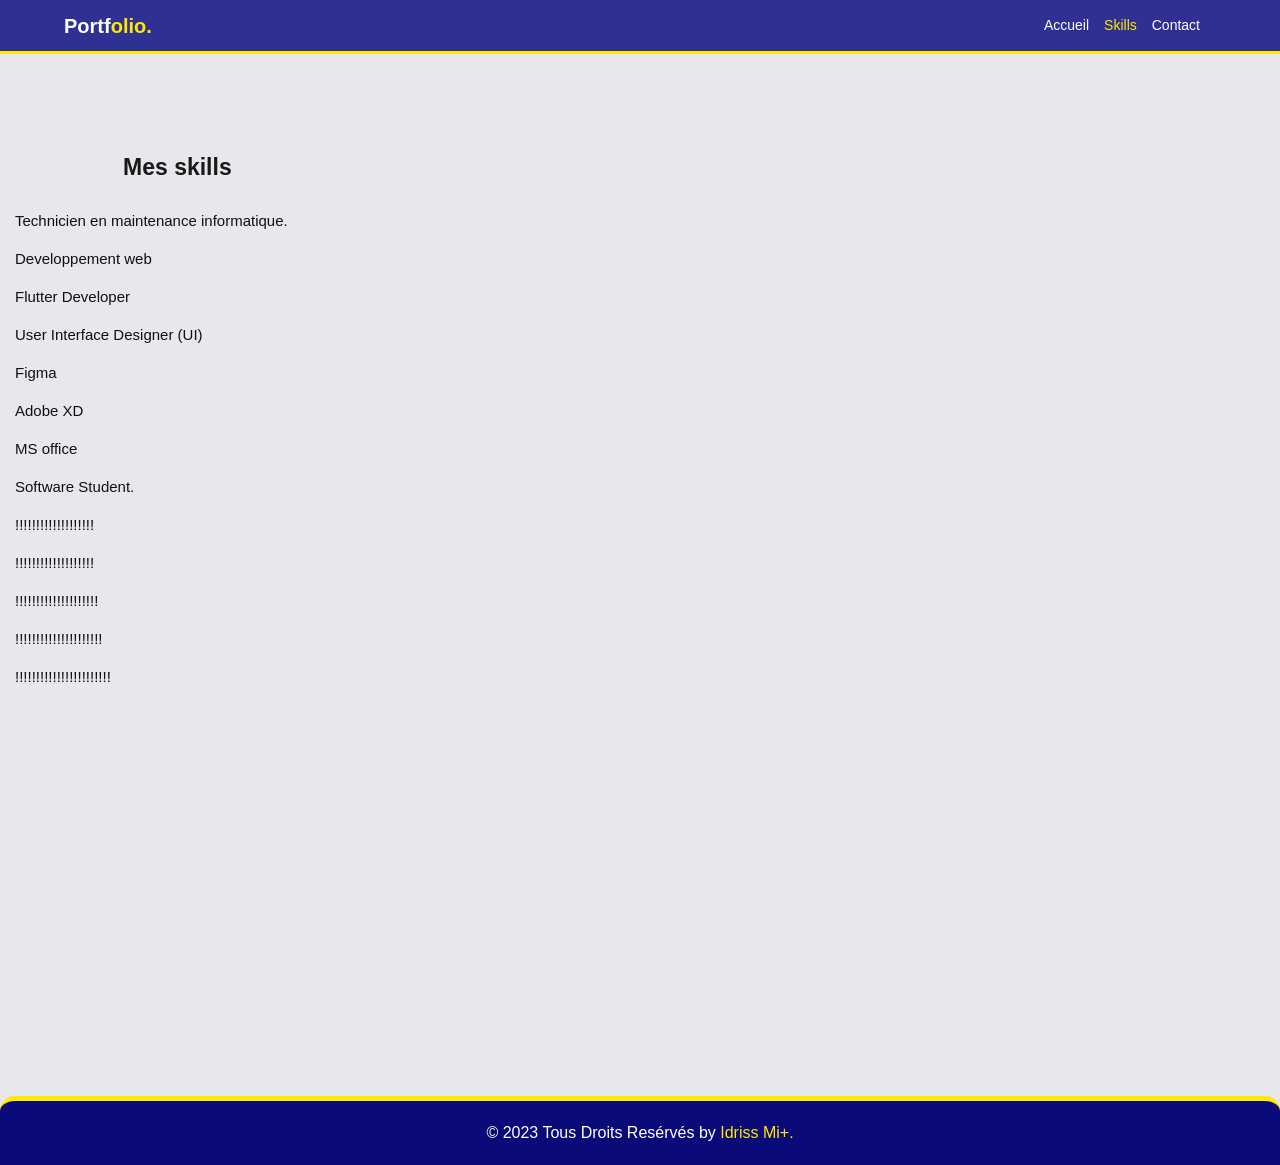
<file: mon porfolio/skills.html>
<!DOCTYPE html>
<html lang="fr">
<head>
    <meta charset="UTF-8">
    <meta http-equiv="X-UA-Compatible" content="IE=edge">
    <meta name="viewport" content="width=device-width, initial-scale=1.0">
    <title>Skills</title>
    <link rel="stylesheet" type="text/css" href="css/bootstrap.css" />

    <link rel="shortcut icon" href="img/icon.png" type="image/x-icon">
    <link rel="stylesheet" href="css/style.css">
    <link href="css/responsive.css" rel="stylesheet" />
</head>
<body>

    <header class="header">
        <a href="#" class="logo">Portf<span>olio.</span></a>

        <nav class="navbar">
            <a href="index.html" style="--i:1;" >Accueil</a> 
            <a href="skills.html" style="--i:3;"  class="active">Skills</a>
            <a href="contact.html" style="--i:4;">Contact</a>
   
        </nav>

    </header>
    <section class="acceuil">
        <div class="acceuil-contenu">
            <h1>Mes skills</h1>

        </div>
      
    </section>

    <section class="skill">
        <div class="competence">
            <h3 style="--i:5;">Technicien en maintenance informatique.</h3>

            <h3 style="--i:6;">Developpement web</h3>
            
            <h3 style="--i:7;">Flutter Developer</h3>

            <h3 style="--i:8;">User Interface Designer (UI)</h3>

            <h3 style="--i:9;"> Figma</h3>

            <h3 style="--i:10;"> Adobe XD</h3>

            <h3 style="--i:11;">MS office</h3>

            <h3 style="--i:12;"> Software Student.</h3>

            <h3 style="--i:13;"> !!!!!!!!!!!!!!!!!!!</h3>
            <h3 style="--i:14;"> !!!!!!!!!!!!!!!!!!!</h3>
            <h3 style="--i:15;"> !!!!!!!!!!!!!!!!!!!!</h3>
            <h3 style="--i:16;"> !!!!!!!!!!!!!!!!!!!!!</h3>
            <h3 style="--i:17;"> !!!!!!!!!!!!!!!!!!!!!!!</h3>
            
        </div>
    </section>


     
       <section class="container-fluid footer_section ">
          <div class="container">
             <p>
               &copy; 2023 Tous Droits Resérvés by
               <a href="https://gmail.com/idriss.mi.plus@gmail.com">Idriss Mi+.</a>
             </p>
             </div>
     </section>
</body>
</html>
</file>
<file: portfolio-v2/css/style.css>
/* =========================================================
   Idrissa Moutari — Portfolio v2 (futuriste / motion design)
   ========================================================= */

:root {
  --bg: #05060a;
  --bg-2: #0b0d16;
  --surface: rgba(255, 255, 255, 0.035);
  --surface-2: rgba(255, 255, 255, 0.06);
  --line: rgba(255, 255, 255, 0.09);
  --text: #e8ecf5;
  --muted: #8a93a8;
  --cyan: #22e4ff;
  --violet: #8b5cff;
  --pink: #ff3fa4;
  --grad: linear-gradient(110deg, var(--cyan), var(--violet) 55%, var(--pink));
  --radius: 18px;
  --ease: cubic-bezier(.2, .8, .2, 1);
  --font: "Space Grotesk", system-ui, sans-serif;
  --mono: "JetBrains Mono", ui-monospace, monospace;
  --gutter: clamp(16px, 5vw, 72px);
}

*, *::before, *::after { box-sizing: border-box; margin: 0; padding: 0; }
html { scroll-behavior: smooth; overflow-x: clip; }
body {
  background: var(--bg);
  color: var(--text);
  font-family: var(--font);
  line-height: 1.6;
  overflow-x: clip;
  -webkit-font-smoothing: antialiased;
}
body.is-loading { overflow: hidden; }
a { color: inherit; text-decoration: none; }
ul { list-style: none; }
img { display: block; max-width: 100%; }
button { font: inherit; color: inherit; background: none; border: 0; cursor: pointer; }
.mono { font-family: var(--mono); letter-spacing: .02em; }
::selection { background: var(--cyan); color: var(--bg); }

/* ---------- Préchargeur ---------- */
.loader {
  position: fixed; inset: 0; z-index: 1000;
  display: grid; place-items: center;
  background: var(--bg);
  transition: clip-path 1s var(--ease), visibility 0s 1s;
  clip-path: inset(0 0 0 0);
}
.loader.is-done { clip-path: inset(0 0 100% 0); visibility: hidden; }
.loader__inner { width: min(420px, 86vw); font-family: var(--mono); }
.loader__logo { font-size: 3rem; font-weight: 700; font-family: var(--font); margin-bottom: 1rem; }
.loader__logo span { color: var(--cyan); animation: blink 1s steps(1) infinite; }
.loader__log { height: 6.5em; font-size: .78rem; color: var(--muted); overflow: hidden; }
.loader__log p::before { content: "› "; color: var(--cyan); }
.loader__log p.ok::after { content: " [OK]"; color: #3dffa8; }
.loader__bar { height: 2px; background: var(--line); margin: 1rem 0 .5rem; overflow: hidden; }
.loader__bar span { display: block; height: 100%; width: 0; background: var(--grad); box-shadow: 0 0 12px var(--cyan); }
.loader__pct { text-align: right; font-size: .8rem; color: var(--cyan); }

/* ---------- Curseur ---------- */
.cursor, .cursor-dot {
  position: fixed; top: 0; left: 0; z-index: 999;
  pointer-events: none; border-radius: 50%;
  transform: translate3d(-100px, -100px, 0);
}
.cursor {
  width: 38px; height: 38px; margin: -19px 0 0 -19px;
  border: 1px solid rgba(34, 228, 255, .6);
  transition: width .3s var(--ease), height .3s var(--ease), margin .3s var(--ease), background .3s, border-color .3s;
  mix-blend-mode: difference;
}
.cursor.is-hover { width: 70px; height: 70px; margin: -35px 0 0 -35px; background: rgba(34, 228, 255, .15); border-color: var(--cyan); }
.cursor-dot { width: 6px; height: 6px; margin: -3px 0 0 -3px; background: var(--cyan); box-shadow: 0 0 10px var(--cyan); }
@media (hover: none), (pointer: coarse) { .cursor, .cursor-dot { display: none; } }

/* ---------- Fond ---------- */
#bg { position: fixed; inset: 0; z-index: -3; width: 100%; height: 100%; }
.grid-floor {
  position: fixed; left: -50%; right: -50%; bottom: -10vh; height: 60vh; z-index: -2;
  background-image:
    linear-gradient(rgba(139, 92, 255, .22) 1px, transparent 1px),
    linear-gradient(90deg, rgba(139, 92, 255, .22) 1px, transparent 1px);
  background-size: 60px 60px;
  transform: perspective(500px) rotateX(70deg);
  transform-origin: bottom;
  mask-image: linear-gradient(to top, #000 10%, transparent 85%);
  -webkit-mask-image: linear-gradient(to top, #000 10%, transparent 85%);
  animation: gridMove 3s linear infinite;
  opacity: .55;
}
@keyframes gridMove { to { background-position: 0 60px, 0 0; } }
.noise {
  position: fixed; inset: 0; z-index: 998; pointer-events: none; opacity: .05;
  background-image: url("data:image/svg+xml,%3Csvg xmlns='http://www.w3.org/2000/svg' width='160' height='160'%3E%3Cfilter id='n'%3E%3CfeTurbulence type='fractalNoise' baseFrequency='.9' numOctaves='3'/%3E%3C/filter%3E%3Crect width='100%25' height='100%25' filter='url(%23n)'/%3E%3C/svg%3E");
}
.scroll-progress {
  position: fixed; top: 0; left: 0; z-index: 101; height: 2px; width: 100%;
  background: var(--grad); transform-origin: 0 50%; transform: scaleX(0);
  box-shadow: 0 0 10px var(--cyan);
}

/* ---------- Navigation ---------- */
.nav {
  position: fixed; top: 0; left: 0; right: 0; z-index: 100;
  display: flex; align-items: center; justify-content: space-between; gap: 1rem;
  padding: 1.1rem var(--gutter);
  transition: padding .4s var(--ease), background .4s, border-color .4s, transform .5s var(--ease);
  border-bottom: 1px solid transparent;
}
.nav.is-scrolled {
  padding-top: .7rem; padding-bottom: .7rem;
  background: rgba(5, 6, 10, .65);
  backdrop-filter: blur(14px); -webkit-backdrop-filter: blur(14px);
  border-color: var(--line);
}
.nav.is-hidden { transform: translateY(-100%); }
.nav__logo { font-weight: 700; font-size: 1.25rem; display: inline-block; }
.nav__logo span { color: var(--cyan); }
.nav__links { display: flex; gap: 2rem; }
.nav__links a { position: relative; font-size: .92rem; color: var(--muted); transition: color .3s; }
.nav__links a::before {
  content: attr(data-index); font-family: var(--mono); font-size: .62rem; color: var(--cyan);
  position: absolute; top: -.7em; left: -1.2em; opacity: .7;
}
.nav__links a::after {
  content: ""; position: absolute; left: 0; bottom: -4px; height: 1px; width: 100%;
  background: var(--grad); transform: scaleX(0); transform-origin: right; transition: transform .4s var(--ease);
}
.nav__links a:hover, .nav__links a.is-active { color: var(--text); }
.nav__links a:hover::after, .nav__links a.is-active::after { transform: scaleX(1); transform-origin: left; }
.nav__burger { display: none; width: 40px; height: 40px; position: relative; }
.nav__burger span { position: absolute; left: 9px; right: 9px; height: 2px; background: var(--text); transition: transform .4s var(--ease); }
.nav__burger span:first-child { top: 15px; }
.nav__burger span:last-child { top: 23px; }
.nav.is-open .nav__burger span:first-child { transform: translateY(4px) rotate(45deg); }
.nav.is-open .nav__burger span:last-child { transform: translateY(-4px) rotate(-45deg); }

/* ---------- Boutons ---------- */
.btn {
  position: relative; display: inline-flex; align-items: center; gap: .6rem;
  padding: .9rem 1.6rem; border-radius: 999px; font-weight: 500; font-size: .95rem;
  overflow: hidden; isolation: isolate;
  transition: transform .3s var(--ease), box-shadow .3s;
}
.btn i { font-style: normal; transition: transform .3s var(--ease); }
.btn:hover i { transform: translateX(4px); }
.btn--primary { background: var(--grad); color: #05060a; box-shadow: 0 0 0 0 rgba(34, 228, 255, .4); }
.btn--primary:hover { box-shadow: 0 10px 40px -8px rgba(34, 228, 255, .7); }
.btn--primary::before {
  content: ""; position: absolute; inset: 0; z-index: -1;
  background: linear-gradient(110deg, transparent 30%, rgba(255,255,255,.6) 50%, transparent 70%);
  transform: translateX(-100%); transition: transform .8s var(--ease);
}
.btn--primary:hover::before { transform: translateX(100%); }
.btn--ghost { border: 1px solid var(--line); background: var(--surface); }
.btn--ghost:hover { border-color: var(--cyan); color: var(--cyan); }

/* ---------- Hero ---------- */
.hero {
  min-height: 100vh; min-height: 100svh;
  display: grid; grid-template-columns: 1.15fr .85fr; align-items: center; gap: 3rem;
  padding: 7rem var(--gutter) 4rem; position: relative;
}
.hero__tag { display: inline-flex; align-items: center; gap: .6rem; font-size: .78rem; color: var(--muted);
  padding: .45rem .9rem; border: 1px solid var(--line); border-radius: 999px; background: var(--surface); }
.pulse { width: 8px; height: 8px; border-radius: 50%; background: #3dffa8; box-shadow: 0 0 0 0 rgba(61,255,168,.7); animation: pulse 2s infinite; }
@keyframes pulse { 70% { box-shadow: 0 0 0 10px rgba(61,255,168,0); } 100% { box-shadow: 0 0 0 0 rgba(61,255,168,0); } }
.hero__title { font-size: clamp(3.2rem, 10vw, 8.5rem); line-height: .92; font-weight: 700; letter-spacing: -.04em; margin: 1.4rem 0 1.2rem; }
.line { display: block; overflow: hidden; padding-bottom: .06em; }
.split { display: inline-block; }
.split .char { display: inline-block; transform: translateY(110%) rotate(8deg); opacity: 0; transition: transform 1s var(--ease), opacity 1s var(--ease); transition-delay: calc(var(--i) * 40ms + var(--d, 0ms)); }
.split.is-in .char { transform: none; opacity: 1; }
.hero__role { font-size: clamp(1rem, 2vw, 1.3rem); color: var(--cyan); min-height: 1.6em; }
.caret { animation: blink 1s steps(1) infinite; margin-left: 2px; }
@keyframes blink { 50% { opacity: 0; } }
.hero__desc { max-width: 560px; color: var(--muted); margin: 1.2rem 0 2rem; font-size: 1.05rem; }
.hero__actions { display: flex; flex-wrap: wrap; gap: 1rem; }
.hero__stats { display: flex; flex-wrap: wrap; gap: 2.5rem; margin-top: 3rem; }
.hero__stats strong { display: block; font-size: 2.4rem; line-height: 1; font-weight: 700; background: var(--grad); -webkit-background-clip: text; background-clip: text; color: transparent; }
.hero__stats span { font-size: .82rem; color: var(--muted); }

/* Glitch */
.glitch { position: relative; }
.glitch.is-glitching::before, .glitch.is-glitching::after {
  content: attr(data-text); position: absolute; inset: 0;
}
.glitch.is-glitching::before { color: var(--cyan); transform: translate(-3px, 0); clip-path: inset(10% 0 55% 0); mix-blend-mode: screen; animation: glitchA .35s steps(2) both; }
.glitch.is-glitching::after { color: var(--pink); transform: translate(3px, 0); clip-path: inset(60% 0 8% 0); mix-blend-mode: screen; animation: glitchB .35s steps(2) both; }
@keyframes glitchA { 0% { clip-path: inset(10% 0 70% 0); } 50% { clip-path: inset(40% 0 30% 0); transform: translate(-6px, 2px); } 100% { clip-path: inset(80% 0 2% 0); } }
@keyframes glitchB { 0% { clip-path: inset(70% 0 5% 0); } 50% { clip-path: inset(20% 0 60% 0); transform: translate(6px, -2px); } 100% { clip-path: inset(5% 0 85% 0); } }

/* Orb / photo */
.hero__visual { display: grid; place-items: center; perspective: 1000px; }
.orb { position: relative; width: min(440px, 80vw); aspect-ratio: 1; transform-style: preserve-3d; transition: transform .2s ease-out; }
.orb__ring { position: absolute; border-radius: 50%; border: 1px solid transparent; }
.orb__ring--1 { inset: -4%; border-top-color: var(--cyan); border-right-color: rgba(34,228,255,.25); animation: spin 8s linear infinite; filter: drop-shadow(0 0 6px var(--cyan)); }
.orb__ring--2 { inset: -11%; border: 1px dashed rgba(139, 92, 255, .45); animation: spin 26s linear infinite reverse; }
.orb__ring--3 { inset: -18%; border-bottom-color: var(--pink); border-left-color: rgba(255,63,164,.2); animation: spin 14s linear infinite; }
@keyframes spin { to { transform: rotate(360deg); } }
.orb__photo {
  position: absolute; inset: 4%; border-radius: 50%; overflow: hidden;
  background: var(--grad); padding: 3px;
  box-shadow: 0 0 80px -10px rgba(139, 92, 255, .6), 0 0 140px -30px rgba(34, 228, 255, .6);
  transform: translateZ(40px);
}
.orb__photo img { width: 100%; height: 100%; object-fit: cover; border-radius: 50%; clip-path: circle(46%); transform: scale(1.1); filter: saturate(1.05) contrast(1.05); }
.orb__photo::after {
  content: ""; position: absolute; inset: 0; border-radius: 50%;
  background: linear-gradient(to bottom, transparent 40%, rgba(34, 228, 255, .18) 50%, transparent 60%);
  background-size: 100% 250%; animation: scan 4s linear infinite; mix-blend-mode: screen;
}
@keyframes scan { from { background-position: 0 -100%; } to { background-position: 0 200%; } }
.orb__chip {
  position: absolute; padding: .45rem .8rem; font-size: .75rem; border-radius: 10px;
  background: rgba(11, 13, 22, .75); border: 1px solid var(--line); backdrop-filter: blur(8px); -webkit-backdrop-filter: blur(8px);
  transform: translateZ(80px); animation: float 6s ease-in-out infinite; white-space: nowrap;
}
.orb__chip--a { top: 6%; left: -10%; color: var(--pink); }
.orb__chip--b { top: 22%; right: -12%; color: var(--cyan); animation-delay: -1.5s; }
.orb__chip--c { bottom: 14%; left: -14%; color: #3dffa8; animation-delay: -3s; }
.orb__chip--d { bottom: 2%; right: -2%; color: var(--violet); animation-delay: -4.5s; }
@keyframes float { 50% { translate: 0 -14px; } }

.scroll-hint { position: absolute; bottom: 1.5rem; left: 50%; translate: -50% 0; display: flex; flex-direction: column; align-items: center; gap: .5rem; font-size: .7rem; color: var(--muted); }
.scroll-hint i { width: 1px; height: 46px; background: linear-gradient(var(--cyan), transparent); animation: drip 2s var(--ease) infinite; transform-origin: top; }
@keyframes drip { 0% { transform: scaleY(0); } 50% { transform: scaleY(1); transform-origin: top; } 51% { transform-origin: bottom; } 100% { transform: scaleY(0); transform-origin: bottom; } }

/* ---------- Marquee ---------- */
.marquee { border-block: 1px solid var(--line); padding: 1.3rem 0; overflow: hidden; background: rgba(11, 13, 22, .6); transform: rotate(-1.5deg) scale(1.03); }
.marquee__track { display: flex; gap: 2.2rem; width: max-content; animation: marquee 30s linear infinite; font-size: clamp(1.4rem, 3vw, 2.4rem); font-weight: 600; }
.marquee__track span { color: transparent; -webkit-text-stroke: 1px rgba(232, 236, 245, .55); transition: color .3s; }
.marquee__track span:nth-of-type(3n+1) { color: var(--text); -webkit-text-stroke: 0; }
.marquee__track b { color: var(--cyan); font-weight: 400; }
.marquee:hover .marquee__track { animation-play-state: paused; }
@keyframes marquee { to { transform: translateX(-50%); } }

/* ---------- Sections ---------- */
.section { padding: clamp(5rem, 12vw, 9rem) var(--gutter); position: relative; }
.section__head { margin-bottom: 3.5rem; }
.section__index { display: inline-block; font-size: .78rem; color: var(--cyan); margin-bottom: 1rem; }
.section__index::before { content: ""; display: inline-block; width: 28px; height: 1px; background: var(--cyan); vertical-align: middle; margin-right: .7rem; }
.section__title { font-size: clamp(2.2rem, 5.5vw, 4.2rem); line-height: 1.02; letter-spacing: -.03em; font-weight: 700; }
.section__title em, .gradient-text { font-style: normal; background: var(--grad); -webkit-background-clip: text; background-clip: text; color: transparent; }

/* Reveal */
.reveal { opacity: 0; transform: translateY(40px); filter: blur(6px); transition: opacity 1s var(--ease), transform 1s var(--ease), filter 1s var(--ease); transition-delay: var(--delay, 0ms); }
.reveal.is-in { opacity: 1; transform: none; filter: none; }

/* Chips */
.chips { display: flex; flex-wrap: wrap; gap: .5rem; }
.chips li {
  font-size: .85rem; padding: .4rem .85rem; border-radius: 999px;
  border: 1px solid var(--line); background: var(--surface);
  transition: border-color .3s, color .3s, transform .3s var(--ease), box-shadow .3s;
}
.chips li:hover { border-color: var(--cyan); color: var(--cyan); transform: translateY(-3px); box-shadow: 0 8px 20px -10px var(--cyan); }

/* Cards (glow suit la souris) */
.card, .project, .award {
  position: relative; border-radius: var(--radius); border: 1px solid var(--line);
  background: linear-gradient(180deg, var(--surface-2), var(--surface));
  transform-style: preserve-3d; transition: transform .25s ease-out, border-color .4s;
  --mx: 50%; --my: 50%;
}
.card--glow::before, .project::before {
  content: ""; position: absolute; inset: 0; border-radius: inherit; pointer-events: none; opacity: 0; transition: opacity .4s;
  background: radial-gradient(400px circle at var(--mx) var(--my), rgba(34, 228, 255, .14), transparent 45%);
}
.card--glow::after, .project::after {
  content: ""; position: absolute; inset: -1px; border-radius: inherit; pointer-events: none; opacity: 0; transition: opacity .4s; padding: 1px;
  background: radial-gradient(300px circle at var(--mx) var(--my), var(--cyan), var(--violet) 40%, transparent 70%);
  -webkit-mask: linear-gradient(#000 0 0) content-box, linear-gradient(#000 0 0); -webkit-mask-composite: xor; mask-composite: exclude;
}
.card--glow:hover::before, .card--glow:hover::after, .project:hover::before, .project:hover::after { opacity: 1; }

/* ---------- About ---------- */
.about { display: grid; grid-template-columns: 1fr 1.1fr; gap: 3rem; align-items: start; }
.about__text p { color: var(--muted); margin-bottom: 1.2rem; }
.about__text .lead { color: var(--text); font-size: clamp(1.15rem, 2vw, 1.45rem); line-height: 1.45; }
.about__langs { margin-top: 2rem; }
.about__langs > span { display: block; font-size: .75rem; color: var(--cyan); margin-bottom: .8rem; }
.about__cards { display: grid; grid-template-columns: 1fr 1fr; gap: 1rem; }
.card { padding: 1.6rem; }
.card:nth-child(2) { --delay: 100ms; } .card:nth-child(3) { --delay: 200ms; } .card:nth-child(4) { --delay: 300ms; }
.card__icon { width: 46px; height: 46px; display: grid; place-items: center; border-radius: 12px; background: var(--surface-2); border: 1px solid var(--line); color: var(--cyan); font-size: 1.2rem; margin-bottom: 1.2rem; transform: translateZ(30px); }
.card h3 { font-size: 1.1rem; margin-bottom: .5rem; transform: translateZ(20px); }
.card p { font-size: .9rem; color: var(--muted); }

/* ---------- Skills ---------- */
.skills { display: grid; grid-template-columns: repeat(4, 1fr); gap: 1.2rem; }
.skill-group { padding: 1.6rem; border: 1px solid var(--line); border-radius: var(--radius); background: var(--surface); }
.skill-group:nth-child(2) { --delay: 100ms; } .skill-group:nth-child(3) { --delay: 200ms; } .skill-group:nth-child(4) { --delay: 300ms; }
.skill-group h3 { font-size: .78rem; color: var(--cyan); font-weight: 400; margin: 0 0 .9rem; }
.skill-group .chips + h3 { margin-top: 1.6rem; }
.meters { display: grid; grid-template-columns: repeat(3, 1fr); gap: 1.5rem 2.5rem; margin-top: 3rem; }
.meter span { display: flex; font-size: .8rem; color: var(--muted); margin-bottom: .5rem; }
.meter__bar { height: 4px; background: var(--line); border-radius: 4px; overflow: hidden; }
.meter__bar i { display: block; height: 100%; width: var(--v); background: var(--grad); border-radius: 4px; box-shadow: 0 0 12px var(--cyan); transform: scaleX(0); transform-origin: left; transition: transform 1.6s var(--ease) .2s; }
.meters.is-in .meter__bar i { transform: scaleX(1); }

/* ---------- Timeline ---------- */
.timeline { position: relative; max-width: 900px; padding-left: 3rem; }
.timeline__line { position: absolute; left: 7px; top: 0; bottom: 0; width: 2px; background: var(--line); border-radius: 2px; }
.timeline__line i { position: absolute; inset: 0; background: linear-gradient(var(--cyan), var(--violet), var(--pink)); transform: scaleY(0); transform-origin: top; box-shadow: 0 0 12px var(--cyan); }
.tl-item { position: relative; padding: 0 0 3rem; }
.tl-item::before {
  content: ""; position: absolute; left: calc(-3rem + 1px); top: .35rem; width: 14px; height: 14px; border-radius: 50%;
  background: var(--bg); border: 2px solid var(--cyan); box-shadow: 0 0 0 5px rgba(34, 228, 255, .12), 0 0 14px var(--cyan);
}
.tl-item--edu::before { border-color: var(--pink); box-shadow: 0 0 0 5px rgba(255, 63, 164, .12), 0 0 14px var(--pink); }
.tl-item__date { font-size: .78rem; color: var(--cyan); }
.tl-item--edu .tl-item__date { color: var(--pink); }
.tl-item h3 { font-size: clamp(1.2rem, 2.4vw, 1.6rem); margin: .3rem 0 .2rem; line-height: 1.25; }
.tl-item h3 small { font-size: .65em; font-weight: 400; color: var(--muted); }
.tl-item__org { color: var(--muted); font-size: .92rem; margin-bottom: .8rem; }
.tl-item ul li { position: relative; padding-left: 1.2rem; color: var(--muted); margin-bottom: .45rem; font-size: .95rem; }
.tl-item ul li::before { content: "▹"; position: absolute; left: 0; color: var(--cyan); }

/* ---------- Projets ---------- */
.filters { display: flex; flex-wrap: wrap; gap: .6rem; margin-bottom: 2rem; }
.filter { padding: .55rem 1.1rem; border-radius: 999px; border: 1px solid var(--line); font-size: .85rem; color: var(--muted); transition: all .3s var(--ease); }
.filter:hover { color: var(--text); border-color: rgba(255,255,255,.25); }
.filter.is-active { background: var(--text); color: var(--bg); border-color: var(--text); }
.projects { display: grid; grid-template-columns: repeat(3, 1fr); gap: 1.2rem; }
.project { padding: 2rem; display: flex; flex-direction: column; min-height: 300px; overflow: hidden; }
.project.is-hidden { display: none; }
.project.is-filtering { animation: pop .6s var(--ease) both; }
@keyframes pop { from { opacity: 0; transform: scale(.94) translateY(20px); } }
.project__num { position: absolute; top: 1.4rem; right: 1.6rem; font-size: 3.2rem; font-weight: 500; color: transparent; -webkit-text-stroke: 1px rgba(255,255,255,.12); line-height: 1; transition: -webkit-text-stroke-color .4s; }
.project:hover .project__num { -webkit-text-stroke-color: var(--cyan); }
.project__kind { font-size: .72rem; color: var(--cyan); margin-bottom: .8rem; }
.project h3 { font-size: 1.45rem; line-height: 1.15; margin-bottom: .7rem; padding-right: 3.5rem; transform: translateZ(25px); }
.project p { color: var(--muted); font-size: .93rem; margin-bottom: 1.2rem; }
.project__sub { color: var(--text) !important; font-size: 1rem !important; margin-top: -.4rem; }
.tags { display: flex; flex-wrap: wrap; gap: .4rem; margin-top: auto; }
.tags li { font-size: .7rem; padding: .25rem .6rem; border-radius: 6px; background: rgba(34, 228, 255, .08); color: var(--cyan); border: 1px solid rgba(34, 228, 255, .18); }
.project--featured { grid-column: span 2; display: grid; grid-template-columns: 1.2fr 1fr; gap: 2rem; align-items: center; }
.project--featured .project__body { display: flex; flex-direction: column; height: 100%; }
.project--featured h3 { font-size: 2.2rem; }
.project--featured .project__num { display: none; }
.project__visual { height: 100%; min-height: 220px; border-radius: 14px; border: 1px solid var(--line); background: rgba(5,6,10,.6); padding: 1rem; position: relative; overflow: hidden; }
.kanban { display: grid; grid-template-columns: repeat(3, 1fr); gap: .7rem; height: 100%; }
.kanban i { border-radius: 8px; background: var(--surface-2); border: 1px solid var(--line); position: relative; animation: kanban 5s var(--ease) infinite; }
.kanban i:nth-child(1) { animation-delay: 0s; } .kanban i:nth-child(2) { animation-delay: .4s; } .kanban i:nth-child(3) { animation-delay: .8s; }
.kanban i:nth-child(4) { animation-delay: 1.2s; } .kanban i:nth-child(5) { animation-delay: 1.6s; } .kanban i:nth-child(6) { animation-delay: 2s; }
.kanban i::before { content: ""; position: absolute; left: 10px; right: 30%; top: 12px; height: 6px; border-radius: 3px; background: var(--grad); opacity: .7; }
.kanban i::after { content: ""; position: absolute; left: 10px; right: 50%; top: 26px; height: 4px; border-radius: 3px; background: rgba(255,255,255,.15); }
@keyframes kanban { 0%, 100% { transform: none; } 30% { transform: translateY(-6px); border-color: rgba(34,228,255,.5); box-shadow: 0 10px 30px -10px var(--cyan); } 50% { transform: none; } }

/* ---------- Awards ---------- */
.awards { display: grid; grid-template-columns: 1fr 1fr; gap: 1.2rem; }
.award { padding: 2rem; }
.award__badge { display: inline-block; font-size: .72rem; padding: .3rem .7rem; border-radius: 999px; background: var(--grad); color: var(--bg); margin-bottom: 1rem; font-weight: 500; }
.award h3 { font-size: 1.4rem; margin-bottom: .6rem; }
.award p { color: var(--muted); font-size: .95rem; }
.certs { display: grid; grid-template-columns: repeat(3, 1fr); margin-top: 3rem; border-top: 1px solid var(--line); }
.certs li { padding: 1.2rem 1rem 1.2rem 0; border-bottom: 1px solid var(--line); position: relative; transition: padding .4s var(--ease), color .3s; }
.certs li b { display: block; font-weight: 500; }
.certs li span { display: block; font-family: var(--mono); font-size: .75rem; color: var(--muted); margin-top: .15rem; }
.certs li::after { content: ""; position: absolute; left: 0; bottom: -1px; height: 1px; width: 100%; background: var(--grad); transform: scaleX(0); transform-origin: left; transition: transform .5s var(--ease); }
.certs li:hover { padding-left: .8rem; color: var(--cyan); }
.certs li:hover::after { transform: scaleX(1); }

/* ---------- Contact ---------- */
.contact { text-align: center; display: flex; flex-direction: column; align-items: center; }
.contact__title { font-size: clamp(3rem, 11vw, 9rem); line-height: .95; letter-spacing: -.045em; font-weight: 700; margin: .5rem 0 1.5rem; }
.contact__desc { color: var(--muted); font-size: 1.1rem; }
.contact__mail {
  display: inline-flex; align-items: center; gap: .6rem; margin: 2rem 0 3.5rem;
  font-size: clamp(1.3rem, 4vw, 2.6rem); font-weight: 500; padding: .6rem 1.8rem; border-radius: 999px;
  border: 1px solid var(--line); background: var(--surface); transition: border-color .3s, box-shadow .3s;
  word-break: break-all;
}
.contact__mail i { font-style: normal; color: var(--cyan); transition: transform .4s var(--ease); }
.contact__mail:hover { border-color: var(--cyan); box-shadow: 0 0 60px -15px var(--cyan); }
.contact__mail:hover i { transform: rotate(45deg); }
.contact__grid { display: grid; grid-template-columns: repeat(4, 1fr); gap: 1rem; width: 100%; max-width: 1000px; }
.contact__item { padding: 1.3rem; border: 1px solid var(--line); border-radius: 14px; background: var(--surface); text-align: left; transition: border-color .3s, transform .3s var(--ease); }
.contact__item span { display: block; font-size: .72rem; color: var(--cyan); margin-bottom: .3rem; }
a.contact__item:hover { border-color: var(--cyan); transform: translateY(-4px); }

/* ---------- Footer ---------- */
.footer { display: flex; justify-content: space-between; flex-wrap: wrap; gap: 1rem; padding: 2rem var(--gutter); border-top: 1px solid var(--line); font-size: .78rem; color: var(--muted); }
.footer a { display: inline-block; }
.footer a:hover { color: var(--cyan); }

/* ---------- Astuce clavier ---------- */
.hero__hint { margin-top: 1.2rem; font-size: .75rem; color: var(--muted); }
kbd { font-family: var(--mono); font-size: .72rem; padding: .1rem .4rem; border-radius: 5px; border: 1px solid var(--line); background: var(--surface-2); color: var(--text); }
@media (hover: none), (pointer: coarse) { .hero__hint { display: none; } }

/* ---------- Globe holographique ---------- */
.globe-wrap { position: relative; width: min(520px, 92vw); aspect-ratio: 1; margin: -1rem auto 2.5rem; }
#globe { width: 100%; height: 100%; display: block; }
.globe-wrap::before {
  content: ""; position: absolute; inset: 12%; border-radius: 50%; z-index: -1;
  background: radial-gradient(circle, rgba(139, 92, 255, .28), rgba(34, 228, 255, .08) 55%, transparent 70%);
  filter: blur(20px);
}
.globe-label {
  position: absolute; left: 50%; bottom: 2%; translate: -50% 0; white-space: nowrap;
  display: inline-flex; align-items: center; gap: .5rem; font-size: .72rem; color: var(--muted);
  padding: .4rem .8rem; border-radius: 999px; border: 1px solid var(--line); background: rgba(11, 13, 22, .7);
  backdrop-filter: blur(8px); -webkit-backdrop-filter: blur(8px);
}

/* ---------- Console interactive ---------- */
.term-fab {
  position: fixed; right: clamp(16px, 3vw, 32px); bottom: clamp(16px, 3vw, 32px); z-index: 120;
  width: 56px; height: 56px; border-radius: 16px; font-size: 1.05rem; font-weight: 500; color: var(--cyan);
  background: rgba(11, 13, 22, .8); border: 1px solid rgba(34, 228, 255, .35);
  backdrop-filter: blur(10px); -webkit-backdrop-filter: blur(10px);
  box-shadow: 0 0 0 0 rgba(34, 228, 255, .5), 0 10px 30px -10px rgba(34, 228, 255, .5);
  animation: fabPulse 3s infinite; transition: transform .3s var(--ease), border-color .3s;
}
.term-fab:hover { border-color: var(--cyan); }
@keyframes fabPulse { 70% { box-shadow: 0 0 0 14px rgba(34, 228, 255, 0), 0 10px 30px -10px rgba(34, 228, 255, .5); } 100% { box-shadow: 0 0 0 0 rgba(34, 228, 255, 0), 0 10px 30px -10px rgba(34, 228, 255, .5); } }

.term { position: fixed; inset: 0; z-index: 900; display: grid; place-items: center; padding: 16px; background: rgba(5, 6, 10, .55); backdrop-filter: blur(6px); -webkit-backdrop-filter: blur(6px); }
.term[hidden] { display: none; }
.term__win {
  width: min(760px, 100%); height: min(560px, 82vh); display: flex; flex-direction: column;
  border-radius: 16px; overflow: hidden; border: 1px solid rgba(34, 228, 255, .3);
  background: rgba(8, 10, 18, .94);
  box-shadow: 0 30px 120px -20px rgba(139, 92, 255, .55), 0 0 0 1px rgba(255, 255, 255, .03) inset;
  animation: termIn .5s var(--ease) both;
}
@keyframes termIn { from { opacity: 0; transform: translateY(30px) scale(.96); filter: blur(6px); } }
.term__bar { display: flex; align-items: center; gap: 1rem; padding: .75rem 1rem; border-bottom: 1px solid var(--line); font-size: .75rem; color: var(--muted); }
.term__dots { display: flex; gap: 6px; }
.term__dots i { width: 11px; height: 11px; border-radius: 50%; background: #ff5f57; }
.term__dots i:nth-child(2) { background: #febc2e; } .term__dots i:nth-child(3) { background: #28c840; }
.term__close { margin-left: auto; color: var(--muted); font-size: .9rem; padding: .2rem .4rem; border-radius: 6px; }
.term__close:hover { color: var(--text); background: var(--surface-2); }
.term__body { flex: 1; overflow-y: auto; padding: 1rem 1.2rem; font-size: .85rem; line-height: 1.65; }
.term__body p { white-space: pre-wrap; word-break: break-word; }
.term__body .cmd { color: var(--text); }
.term__body .cmd b { color: #3dffa8; font-weight: 500; }
.term__body .muted { color: var(--muted); }
.term__body .c { color: var(--cyan); } .term__body .v { color: var(--violet); } .term__body .p { color: var(--pink); } .term__body .g { color: #3dffa8; }
.term__body a { color: var(--cyan); text-decoration: underline; text-underline-offset: 3px; }
.term__body .ascii { color: var(--cyan); line-height: 1.15; font-size: .72rem; text-shadow: 0 0 10px rgba(34, 228, 255, .5); }
.term__input { display: flex; align-items: center; gap: .6rem; padding: .8rem 1.2rem; border-top: 1px solid var(--line); font-size: .85rem; }
.term__input label { white-space: nowrap; color: var(--muted); }
.term__input label b { color: #3dffa8; font-weight: 500; } .term__input label i { color: var(--cyan); font-style: normal; }
.term__input input { flex: 1; min-width: 0; background: none; border: 0; outline: 0; color: var(--text); font: inherit; caret-color: var(--cyan); }
.term__chips { display: flex; gap: .4rem; padding: 0 1.2rem 1rem; overflow-x: auto; scrollbar-width: none; }
.term__chips button { flex: none; font-size: .72rem; padding: .3rem .7rem; border-radius: 999px; border: 1px solid var(--line); color: var(--muted); transition: color .2s, border-color .2s; }
.term__chips button:hover { color: var(--cyan); border-color: var(--cyan); }
@media (max-width: 600px) { .term__input label { display: none; } .term__body { font-size: .72rem; padding: .8rem; } .term__body .ascii { font-size: .5rem; } }

/* ---------- Pluie matrix ---------- */
#matrix { position: fixed; inset: 0; z-index: 950; width: 100%; height: 100%; pointer-events: none; opacity: 0; transition: opacity .6s; }
#matrix.is-on { opacity: .9; }

/* ---------- Texte brouillé ---------- */
.scramble-char { color: var(--cyan); }

/* ---------- Sélecteur de langue ---------- */
.nav__links { margin-left: auto; }
.lang {
  margin-left: auto; position: relative; display: inline-flex; align-items: center;
  padding: 4px; border-radius: 999px; border: 1px solid var(--line); background: var(--surface);
  font-size: .72rem; isolation: isolate;
}
.lang span { position: relative; z-index: 1; width: 34px; padding: .35rem 0; text-align: center; color: var(--muted); transition: color .4s var(--ease); }
.lang span.is-on { color: var(--bg); }
.lang i {
  position: absolute; z-index: 0; top: 4px; bottom: 4px; left: 4px; width: 34px; border-radius: 999px;
  background: var(--grad); box-shadow: 0 0 14px rgba(34, 228, 255, .5); transition: transform .5s var(--ease);
}
.lang.is-en i { transform: translateX(34px); }
.lang:hover { border-color: rgba(34, 228, 255, .5); }
.i18n-swap { animation: swapIn .7s var(--ease) both; }
@keyframes swapIn { from { opacity: 0; filter: blur(6px); transform: translateY(8px); } }
.lang-flash {
  position: fixed; inset: 0; z-index: 940; pointer-events: none;
  background: linear-gradient(110deg, transparent 30%, rgba(34, 228, 255, .16) 45%, rgba(139, 92, 255, .2) 55%, transparent 70%);
  transform: translateX(-100%); animation: langSweep .8s var(--ease) forwards;
}
@keyframes langSweep { to { transform: translateX(100%); } }

/* ---------- Responsive ---------- */
@media (max-width: 1100px) {
  .skills { grid-template-columns: 1fr 1fr; }
  .projects { grid-template-columns: 1fr 1fr; }
  .meters { grid-template-columns: 1fr 1fr; }
}
@media (max-width: 900px) {
  .nav__links {
    position: fixed; inset: 0; flex-direction: column; align-items: center; justify-content: center; gap: 2rem;
    background: rgba(5, 6, 10, .96); backdrop-filter: blur(20px); -webkit-backdrop-filter: blur(20px);
    clip-path: circle(0 at calc(100% - 40px) 40px); transition: clip-path .7s var(--ease); z-index: -1;
  }
  .nav__links a { font-size: 2rem; color: var(--text); }
  .nav__links a::before { font-size: .8rem; }
  .nav.is-open .nav__links { clip-path: circle(150% at calc(100% - 40px) 40px); }
  .nav__cta { display: none; }
  .lang { margin-right: .4rem; }
  .nav__burger { display: block; }
  .hero { grid-template-columns: 1fr; padding-top: 7.5rem; text-align: left; gap: 4rem; }
  .hero__visual { order: -1; }
  .orb { width: min(300px, 64vw); }
  .about { grid-template-columns: 1fr; }
  .project--featured { grid-column: auto; grid-template-columns: 1fr; }
  .projects { grid-template-columns: 1fr; }
  .awards { grid-template-columns: 1fr; }
  .certs { grid-template-columns: 1fr 1fr; }
  .contact__grid { grid-template-columns: 1fr 1fr; }
  .scroll-hint { display: none; }
}
@media (max-width: 600px) {
  .about__cards, .skills, .meters, .certs, .contact__grid { grid-template-columns: 1fr; }
  .hero__stats { gap: 1.5rem; }
  .hero__stats strong { font-size: 2rem; }
  .orb__chip { font-size: .65rem; }
  .orb__chip--a { left: -4%; } .orb__chip--b { right: -6%; } .orb__chip--c { left: -6%; }
  .project { padding: 1.5rem; }
  .project--featured h3 { font-size: 1.7rem; }
}

/* ---------- Accessibilité : mouvement réduit ---------- */
@media (prefers-reduced-motion: reduce) {
  *, *::before, *::after { animation-duration: .001ms !important; animation-iteration-count: 1 !important; transition-duration: .001ms !important; }
  html { scroll-behavior: auto; }
  .reveal { opacity: 1; transform: none; filter: none; }
}
</file>
<file: mon porfolio/css/style.css>
* {
    margin: 0;
    padding: 0;
     box-sizing: border-box;
    font-family: Verdana, Geneva, Tahoma, sans-serif;

}

body {
    background: #e6e8eb; /*rgb(3, 28, 253);*/   /*#1f242d; */
    color: #101010;
}

.header {
    position: relative;
    top: 0;
    left: 0;
    width: 100%;
    padding: 7px 5%;
    background: #2e3192;
    display: flex;
    justify-content: space-between;
    align-items: center;
    z-index: 100;
    border-bottom: 3px solid  #ffe900;

}

.logo {
    font-size: 20px;
    color: #ffff;
    text-decoration: none;
    font-weight: 600;
    cursor: default;
    opacity: 0;
    animation: slideRight  1s ease forwards;
    

}

.logo span {
    color: #ffe900; 
}

.navbar a {
    display: inline-block;
    font-size: 14px;
    color: #ffff;
    text-decoration: none;
    font-weight: 500;
    margin-left: 15px;
    transition: .3s;
    opacity: 0;
    animation: slideBottom .5s ease forwards;
    animation-delay: calc(.2s *var(--i));
}

.navbar a:hover {
    color: #ffe900;
}

.navbar a :hover,
.navbar a.active {
    color: #ffe900;
}

.acceuil {
    position: relative;
    width: 100%;
    display: flex;
    justify-content: space-between;
    align-items: center;
    margin-top: 35px;
    padding: 70px 10% 0;
}

.acceuil-contenu {
    max-width: 500px;
}

.acceuil-contenu h3 {
    font-size: 18px;
    color: #191919;
    font-weight: 700;
    opacity: 0;
    animation: slideBottom 1s ease forwards;
    animation-delay: .7s;

}

.acceuil-contenu h3:nth-of-type(2) {
    margin-bottom: 30px;
    animation: slideTop 1s ease forwards;
    animation-delay: .7s;
}

.acceuil-contenu h3 span {
    color: #2e3192;
}

.acceuil-contenu h1 {
    font-size: 23px;
    color: #191919;
    font-weight: 700;
    margin: -5px;
    opacity: 0;
    animation: slideRight 1s ease forwards;
    animation-delay: 1s;
}

.acceuil-contenu p {
    font-size: 13px;
    color: #191919;
    opacity: 0;
    animation: slideLeft 1s ease forwards;
    animation-delay: 1s;

}

.acceuil-img img {
    max-width: 300px;
    margin-right: -15px;
    opacity: 0;
    animation: zoomIn .5s ease forwards,  floatImage 4s ease-in-out infinite;
    animation-delay: 2s, 3s;
}


.btn {
    display: inline-block;
    margin-top: 30px;
    padding: 12px 28px;
    background:rgb(10, 10, 121);
    border-radius: 40px;
    border: 2px solid transparent;
    box-shadow: 0 0 10px rgb(7, 0, 0);
    font-size: 10px;
    color: #ffff;
    letter-spacing: 0.5px;
    text-decoration: none;
    font-weight: 600;
    
}

.btn:hover {
  background-color: transparent;
  border-color: #2e3192;
  color: #101010;
}
.contact_section {
    position: relative;
  }
  
  .contact_section .design-box {
    position: absolute;
    bottom: 50%;
    -webkit-transform: translateY(50%);
            transform: translateY(50%);
    right: 0;
    width: 70px;
  }
  
  .contact_section .design-box img {
    width: 75%;
  }
  
  .contact_section h2 {
    color: #191919;
    margin: 55px 25px 30px 15px;
  }
  
  .contact_section form {
    padding-right: 35px;
  }
  
  .contact_section input {
    
    width: 60%;
    border: none;
    border-radius: 10px 10px 10px 10px;
    height: 30px;
    margin:0 20px 25px;
    padding-left: 25px;
    background-color: #e9e9e6;
    outline: none;
    color: #0437a5;
    -webkit-box-shadow: 0px 2px 5px 0px rgba(231, 226, 226, 0.678);
    box-shadow: 0px 2px 5px 0px #2e3192;
  }
  
  .contact_section input::-webkit-input-placeholder {
    color: #c2c2c2;
  }
  
  .contact_section input:-ms-input-placeholder {
    color: #c2c2c2;
  }
  
  .contact_section input::-ms-input-placeholder {
    color: #c2c2c2;
  }
  
  .contact_section input::placeholder {
    color: #c2bfbf;
  }
  
  .contact_section input.message-box {
    height: 90px;
  }
  
  .contact_section button {
    display: inline-block;
    padding: 6px 15px;
    background-color: #2e3192;
    text-transform: capitalize;
    color: whitesmoke;
    -webkit-transition: all 0.3s;
    transition: all 0.3s;
    border: 1px solid transparent;
    box-shadow: 0 0 10px rgb(7, 0, 0);
    border-radius: 20px 20px 20px 20px;
    color: #fff;
    margin-left: 25px ;
  }
  
  .contact_section button:hover {
    background-color: transparent;
    border-color: #2e3192;
    color: #101010;
  }

.competence{
  padding-left: 20px;
  padding: 15px;
  margin-bottom: 155px;
  }

.competence h3 {
  font-size: 15px;
  margin: 20px 20px 0 0;
  opacity: 0;
  animation: slideBottom 1s ease forwards;
  animation-delay: calc(.5s *var(--i));
}
/*
.login_section form {
  position: relative;
  align-items: center;
  justify-content: space-around;
  padding:50px 0 100px 40px;
}
.login_text {
font-size: 20px;
 padding-top: 50px;
 padding-left: 25px;
}

.login_section input {
  width: 60%;
  border: none;
  border-radius: 10px 10px 10px 10px;
  height: 30px;
  margin:0 20px 25px;
  padding-left: 25px;
  background-color: #e9e9e6;
  outline: none;
  color: #ffff;
  -webkit-box-shadow: 0px 2px 5px 0px rgba(231, 226, 226, 0.678);
  box-shadow: 0px 2px 5px 0px #2e3192;
}

.login_section input::-webkit-input-placeholder {
  color: #c2c2c2;
}

.login_section input:-ms-input-placeholder {
  color: #c2c2c2;
}

.login_section input::-ms-input-placeholder {
  color: #c2c2c2;
}

.login_section input::placeholder {
  color: #c2bfbf;
}

.login_section input.message-box {
  height: 90px;
}

.login_section button {
  display: inline-block;
  padding: 12px 25px;
  background-color: #2e3192;
  text-transform: capitalize;
  color: whitesmoke;
  -webkit-transition: all 0.3s;
  transition: all 0.3s;
  border: 1px solid transparent;
  box-shadow: 0 0 10px rgb(7, 0, 0);
  border-radius: 20px 20px 20px 20px;
  color: #fff;
  margin-left: 25px ;
}

.login_section button:hover {
  background-color: transparent;
  border-color: #2e3192;
  color: #101010;
}
*/

.login_box{
  background-color: transparent;
  border: 2px solid rgb(12, 2, 2);
  border-radius: 5px;
  padding: 50px 20px;
  backdrop-filter: blur(15px);
}
/* h1{
  color: rgb(15, 15, 15);
  font-size: 35px;
  text-align: center;
  margin-bottom: 20px;
} */
.input_box{
  width: 90%;
  height: 40px;
  position: relative;
  margin-bottom: 20px;
  border-bottom: 1px solid #fff;
  background-color: transparent;
}
.input_box input{
  background-color: transparent;
  border: none;
}

.icon{
  position: absolute;
  top: 50%;
  right: 10px;
  transform: translateY(-50%);
  font-size: 15px;
  color: black;
}
.remember{
  width: 100%;
  display: flex;
  justify-content: center;
  color: #0000;
  margin-bottom: 20px;
}
.remember label{
  margin: 0 5px;
  font-size: 14px;
  color: #000;
}
.remember a{
  color: #000;
  font-size: 14px;
  font-weight: bold;
}
.log{
  width: 100%;
  display: flex;
  justify-content: center;
  margin-bottom: 20px;
}
.log button{
  width: 135px;
  height: 40px;
  border-radius:30px 50px 20px 45px / 20px 35px 60px 45px;
  outline: none;
  border: none;
  font-size: 16px;
  font-weight: bold;
  transition: .5s;
}
.log button:hover{
  background-color: transparent;
  border: 1px solid #000;
  color: #000;
  cursor: pointer;
}
.reg {
  width: 100%;
  display: flex;
  justify-content: center;
  align-items: center;
}
.reg p{
  font-size: 16px;
  color: #000;
  margin-right: 5px;
}
.reg a{
  font-size: 15px;
  color: #000;
  font-weight: bold;
}
.input_box input:focus ~ label,
.input_box input:valid ~ label{
  top: 0px;
}
  .info_section {
    background-color: transparent;
    color: #ffffff;
  }
  
  .info_section .info_logo {
    width: 80%;
    margin: 30px auto 45px auto;
    padding-bottom: 10px;
    text-align: center;
    border-bottom: 1px solid #2e3192;
  }
  
  .info_section .info_logo h2 {
    color: #191919;
    text-transform: uppercase;
    font-weight: bold;
  }
  
  .info_section h5 {
    color: #191919;
    margin-left: 15px;
    margin-bottom: 25px;
    font-size: 20px;
  }
  
  .info_section .info_insta .insta_container > div {
    display: -webkit-box;
    display: -ms-flexbox;
    display: flex;
  }
  
  .info_section .info_insta .insta_container img {
    width: 100%;
  }
  
  .info_section .info_insta .insta_container .insta-box {
    margin: 5px;
    display: -webkit-box;
    display: -ms-flexbox;
    display: flex;
    -webkit-box-align: stretch;
        -ms-flex-align: stretch;
            align-items: stretch;
  }
  
  .info_section .info_contact .img-box {
    width: 35px;
    display: -webkit-box;
    display: -ms-flexbox;
    display: flex;
    -webkit-box-pack: center;
        -ms-flex-pack: center;
            justify-content: center;
  }
  
  .info_section .info_contact p {
    color: #191919;
    margin-left: 10px;
  }

  .info_section .info_info p {
    color: #191919;
    margin-left: 10px;
  }

  .info_section .info_contact > div {
    display: -webkit-box;
    display: -ms-flexbox;
    display: flex;
    -webkit-box-align: center;
        -ms-flex-align: center;
            align-items: center;
    margin: 20px 0;
  }
  
  .info_section .info_contact > div img {
    padding:2.5px;
    background-color: #2e3192;
    border-radius: 10px;
    height: auto;
    margin-left: 15px;
    margin-right: 12px;
  }
  
  .info_section .info_form form input {
    outline: none;
    width: 60%;
    border-radius: 10px 10px 10px 10px;
    margin-left:10px ;
    padding: 7px 5px;
  }
  
  .info_section .info_form form button {
    display: inline-block;
    padding: 8px 15px;
    background-color: #2e3192;
    color: white;
    -webkit-transition: all 0.3s;
    transition: all 0.3s;
    border: 2px solid transparent;
    box-shadow: 0 0 10px rgb(7, 0, 0);
    border-radius: 15px 10px 15px 10px;
    margin-top: 15px;
    text-transform: uppercase;
    font-size: 12px;
  }
  
  .info_section .info_form form button:hover {
    background-color: transparent;
    border-color: #2e3192;
    color: #101010;
  }
  
  .info_section .info_form .social_box {
    margin-top: 35px;
    width: 100%;
    display: -webkit-box;
    display: -ms-flexbox;
    display: flex;
  }
  
  .info_section .info_form .social_box a {
    margin-right: 25px;
}
.info_section .info_form .social_box a img {
  background-color: #2e3192;
  padding: 5px;
  border-radius: 10px;
  width: 30px;
  
}
  
/* footer section*/
.container-fluid {
    background-color: #040999;
    width: 100%;
    height: -15px;
    border-top: 5px solid #ffe900;
    border-top-left-radius: 15px ;
    border-top-right-radius: 15px ;
    box-shadow: 10px  #0000;
    margin-top: 140px;
    padding-right: 15px;
    padding-left: 15px;
    margin-right: auto;
    margin-left: auto;
  }

.footer_section {
    display: -webkit-box;
    display: -ms-flexbox;
    display: flex;
    position: absolute;
    -webkit-box-orient: vertical;
    -webkit-box-direction: normal;
        -ms-flex-direction: column;
            flex-direction: column;
    -webkit-box-pack: center;
        -ms-flex-pack: center;
            justify-content: center;
    background-color:  rgb(10, 10, 121);
    margin-top: 240px;
  }
  
  .footer_section p {
    color: #ffff;
    margin-top: 10px;
    padding: 20px 0 20px 0;
    margin: 0 auto;
    text-align: center;
  }
  
  .footer_section a {
    color: #ffe900;
  }

  /* fin section footer*/

/* mobile */

@media (min-width: 320px) {
  .acceuil-img img {
    width: 100%;
  }
  .acceuil-contenu{
    width: 80%;
  }

  .header {
    width: 100%;
  }
  .container-fluid, .footer_section {
    width: 100%;

  }
}
 
/* tablette ipad */
@media (max-width: 767px) {
  .acceuil {
    width: 100%;
  }
}

/*laptop min */

@media (min-width: 768px) and (max-width: 1024px) {
  .acceuil{
    width: 100%;
  }
}
/*   debut  keyframes*/

@keyframes slideRight {
    0% {
        transform: translateX(-100px);
        opacity: 0;
    }

    100% {
        transform: translateX(0);
        opacity: 1;
    }

    
}

@keyframes slideTop {
    0% {
        transform: translateY(100px);
        opacity: 0;
    }
    100% {
        transform: translateY(0);
        opacity: 1;
    }

    
}

@keyframes slideBottom {
    0% {
        transform: translateY(-100px);
        opacity: 0;
    }
    100% {
        transform: translateY(0);
        opacity: 1;
    }

    
}

@keyframes slideLeft {
    0% {
        transform: translateX(100px);
        opacity: 0;
    }
    100% {
        transform: translateX(0);
        opacity: 1;
    }

    
}

@keyframes zoomIn {
    0% {
        transform: scale(0);
        opacity: 0;
    }
    100% {
        transform: scale(1);
        opacity: 1;
    }

    
}

@keyframes floatImage {
    0% {
        transform: translateY(0);

    }
    50% {
        transform: translateY(-23PX);
        
    }
    100% {
        transform: translateY(0);
        
    }


}
</file>
<file: mon porfolio/css/responsive.css>
@media (max-width: 1120px) {
  .slider_section .detail-box .btn-box a {
    margin-bottom: 10px;
  }

  .slider_section .play_btn {
    right: 25%;
  }
}

@media (max-width: 992px) {
  #navbarSupportedContent {
    opacity: 1;
    transform: none;
  }

  .sub_page .hero_area::after {
    display: none;
  }

  .navbar-toggler {
    padding: 0.25rem 0;
  }

  .slider_section .play_btn {
    top: 20%;
    right: 30%;
  }

  .header_section .user_option {
    display: none;
  }

  .custom_menu-btn {
    display: none;
  }

  .navbar {
    align-items: center;
  }

   .navbar {
    margin-left: auto;
  }

  .custom_nav-container {
    padding: 15px 0;
    height: auto;
  }

  .brand_section {
    text-align: center;
  }
}

@media (max-width: 768px) {
  .header ,
  .acceuil-contenu {
    height: auto;
  }

  .header::after {
    background-image: none;
    background-color: #1fd778;
    width: 100%;
    height: 450px;
  }

  .slider_section {
    text-align: center;
  }

  .slider_section .detail-box {
    margin-bottom: 45px;
  }

  .slider_section .img-container {
    justify-content: center;
  }

  .slider_section .play_btn {
    top: initial;
    bottom: 450px;
    right: 50%;
    transform: translate(50%, 50%);
  }

  .hero_area {
    background: none;
  }

  .slider_section {
    padding-top: 35px;
  }

  .slider_section .detail-box h1 span {
    font-size: 4rem;
  }

  .slider_section .img-box {
    margin: 40px 0;
  }

  .slider_section .img-box {
    margin-top: 125px;
    margin-bottom: 90px;
  }

  .slider_section .carousel-indicators {
    bottom: 25px;
  }

  .slider_section .carousel-indicators li {
    background-color: #fefefe;
  }

  .slider_section .number_box {
    display: none;
  }

  .about_section .detail-box {
    margin-bottom: 45px;
  }

  .discount_section .detail-box {
    margin-bottom: 45px;
  }

  .discount_section .detail-box {
    text-align: center;
  }



  .discount_section .detail-box h2 {
    padding: 0;
  }

  .client_section .client_container {
    flex-direction: column;
  }

  .client_section .client_box.b-1 {
    margin-bottom: 45px;
  }

  .info_section {
    display: flex;
    flex-direction: column;
    align-items: center;
    text-align: center;
    margin: 15px 0;
  }

  .info_section .box {
    justify-content: center;
  }

  .info_section .info_contact  .img-box {

    justify-content: center;
    display: flex;
    flex-direction: column;
    align-items: center;
  }

  .contact_section form {
    padding: 0;
    margin-bottom: 45px;
  }

  .info_section .info_form .social_box {
    justify-content: center;
  }

  .info_section .info_form .social_box a {
    margin: 0 10px;
  }

  .contact_section .map_container {
    padding: 0;
  }
}

@media (max-width: 576px) {
  .slider_section .detail-box h1 {
    font-size: 2.5rem;
  }

  .slider_section .detail-box h1 span {
    font-size: 3.5rem;
  }

  .slider_section .play_btn,
  .slider_section .play_btn a {
    width: 55px;
    height: 55px;
  }



  .slider_section .play_btn img {
    width: 15px;
  }
}

@media (max-width: 480px) {}

@media (max-width: 420px) {
  .slider_section .detail-box h1 {
    font-size: 2rem;
  }

  .slider_section .detail-box h1 span {
    font-size: 3rem;
  }
}

@media (max-width: 360px) {}

@media (max-width: 380px) {
  .acceuil-img img {
    min-width: 150px;
  }
}
@media (max-width: 1024px) {
  .acceuil-img img {
    max-width: 300px;
  }
}
</file>
